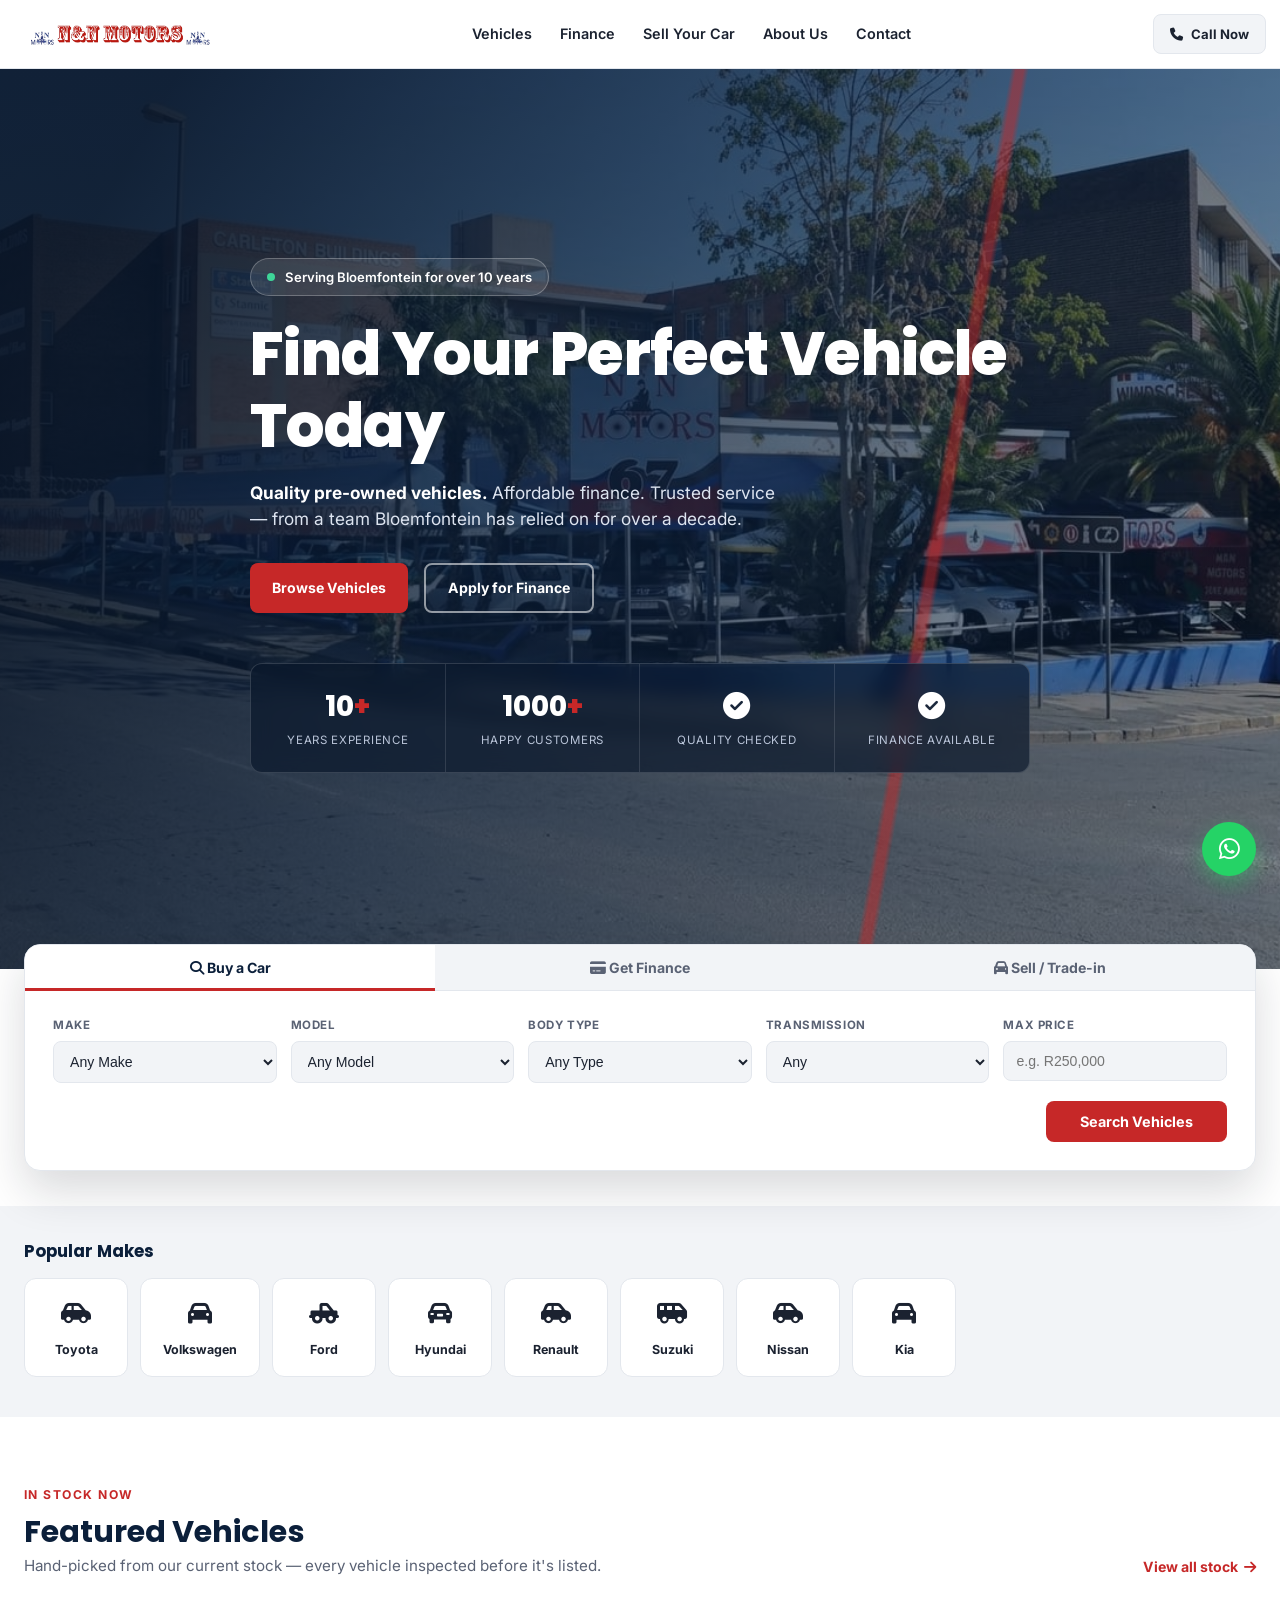
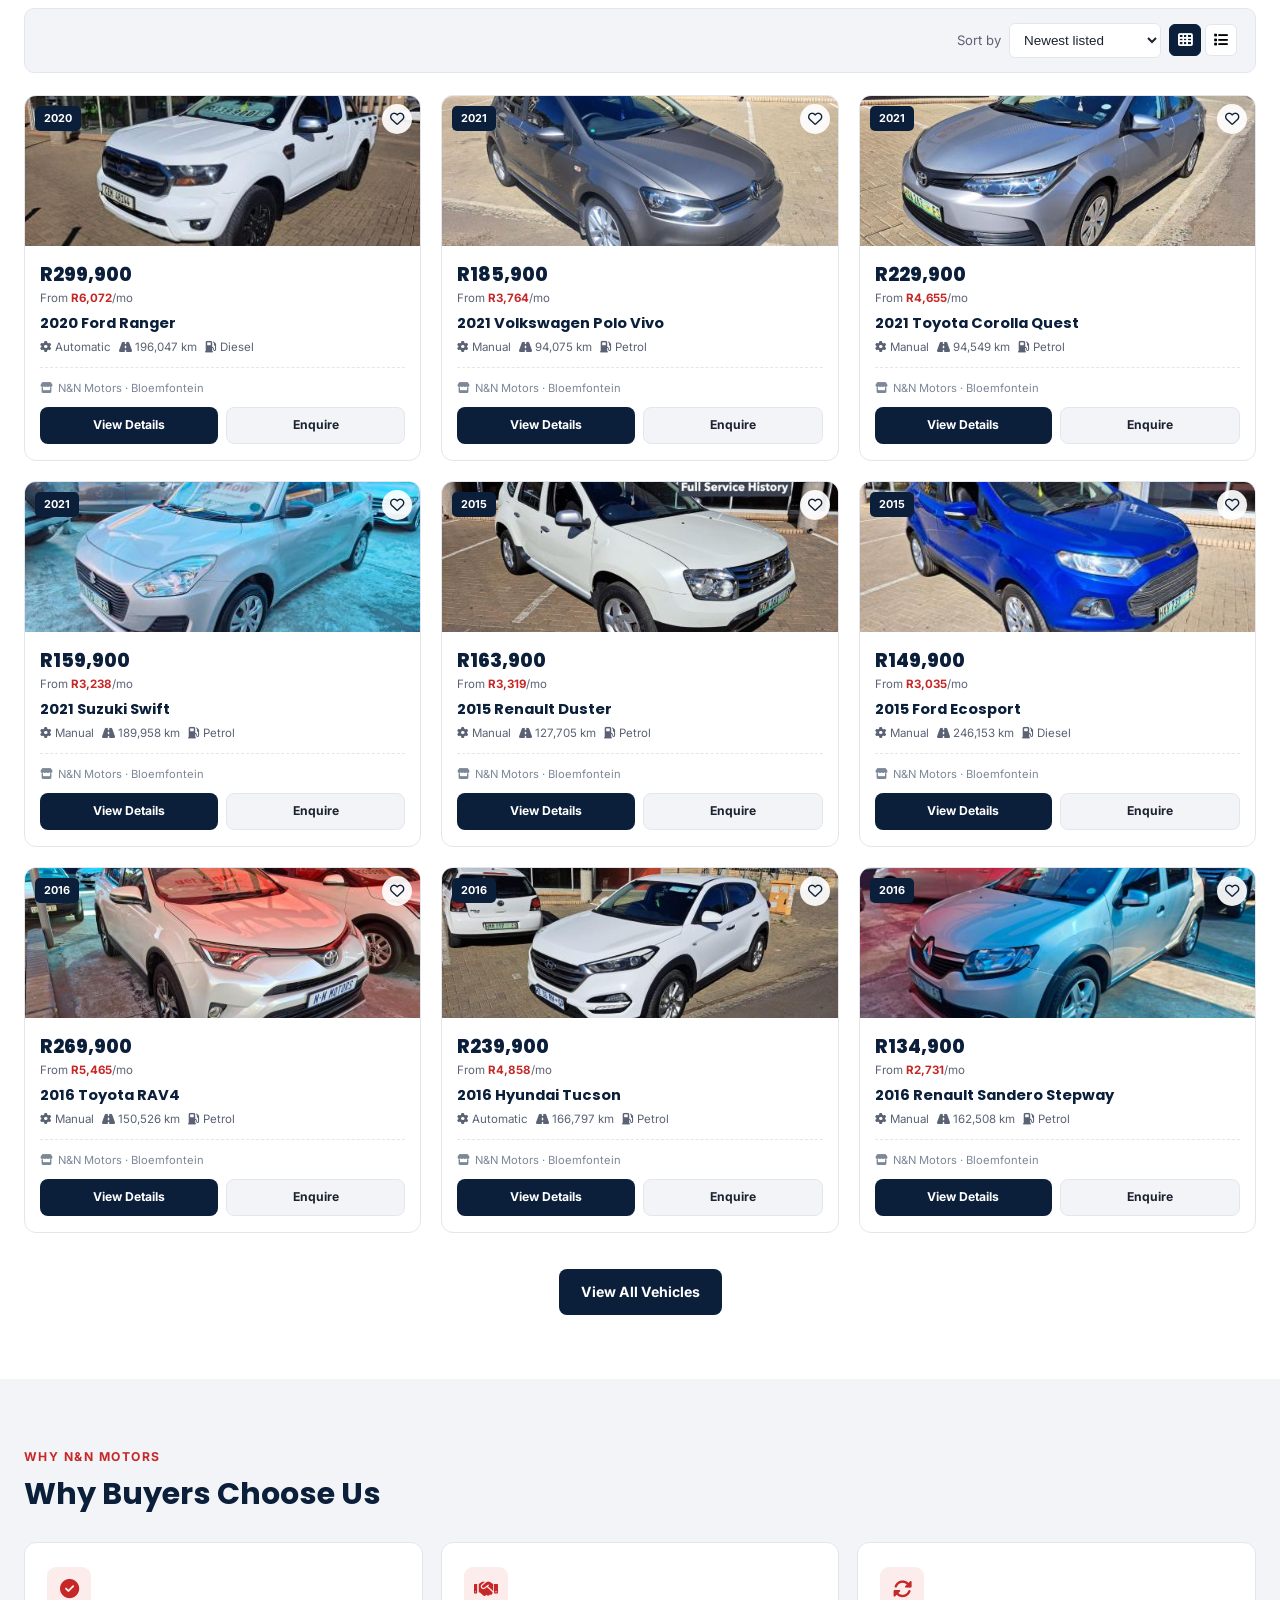
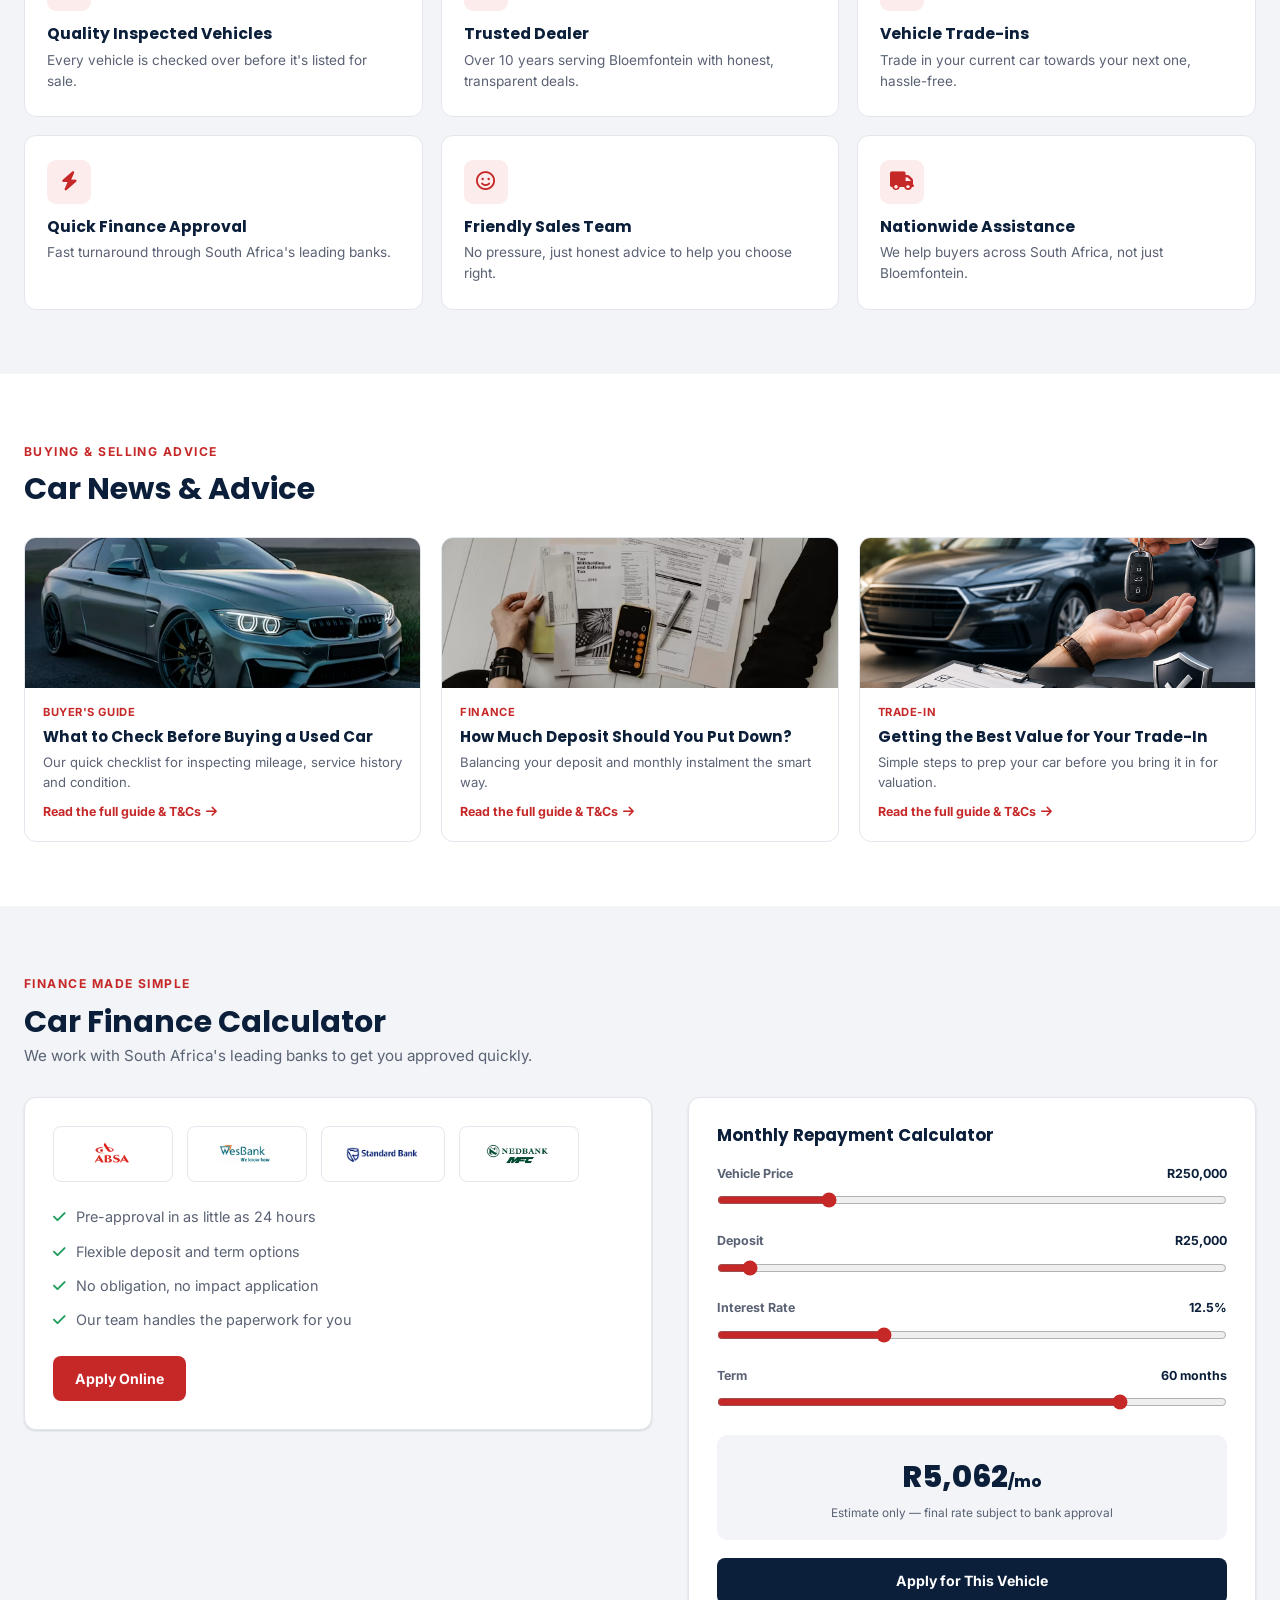
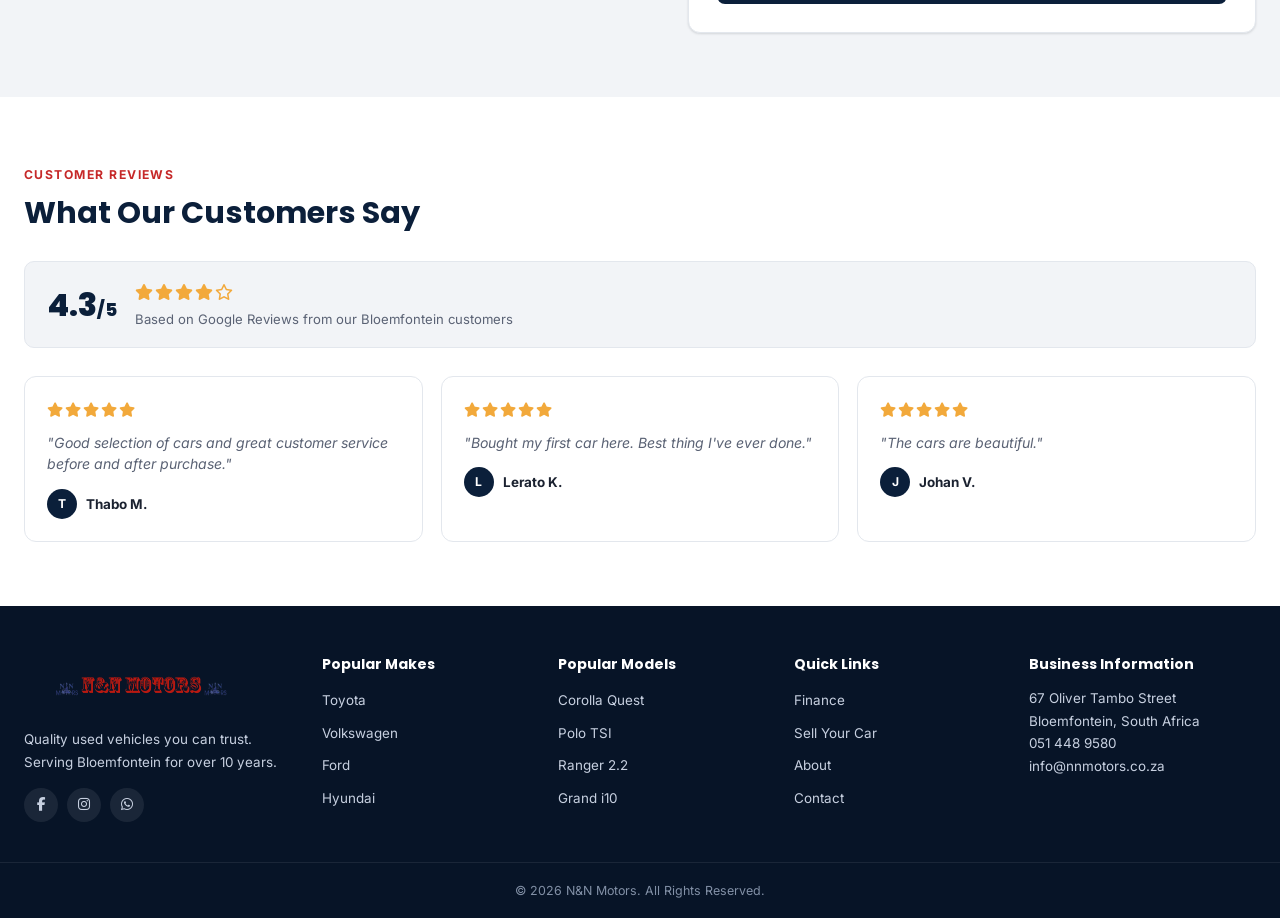
<file: index.html>
<!DOCTYPE html>
<html lang="en">

<head>
  <meta charset="UTF-8">
  <meta name="viewport" content="width=device-width, initial-scale=1.0">
  <title>N&N Motors Bloemfontein | Quality Used Vehicles You Can Trust</title>
  <meta name="description"
    content="N&N Motors Bloemfontein — search quality pre-owned vehicles, get pre-approved finance and sell your car. Trusted in Bloemfontein for over 10 years.">
  <link rel="preconnect" href="https://fonts.googleapis.com">
  <link rel="preconnect" href="https://fonts.gstatic.com" crossorigin>
  <link
    href="https://fonts.googleapis.com/css2?family=Poppins:wght@600;700;800&family=Inter:wght@400;500;600;700&display=swap"
    rel="stylesheet">
  <link rel="stylesheet" href="https://cdnjs.cloudflare.com/ajax/libs/font-awesome/6.5.1/css/all.min.css">
  <link rel="stylesheet" href="assets/css/style.css">
</head>

<body>

  <header id="site-nav">
    <!-- <div class="nav-top">
      <div class="container">
        <span>67 Oliver Tambo Street, Bloemfontein</span>
        <div class="nt-right">
          <a href="tel:0514489580"><i class="fa-solid fa-phone"></i> 051 448 9580</a>
          <a href="contact.html">Mon–Fri 8–5 · Sat 8–1</a>
        </div>
      </div>
    </div> -->
    <div class="container nav-inner">
      <a href="#home" class="logo"><img src="assets/images/logo.png" alt="N&N Motors logo"></a>
      <nav class="main-menu">
        <a href="vehicles.html">Vehicles</a>
        <a href="#finance">Finance</a>
        <a href="sell.html">Sell Your Car</a>
        <a href="about.html">About Us</a>
        <a href="contact.html">Contact</a>
      </nav>
      <div class="nav-actions">
        <a href="tel:0514489580" class="btn btn-ghost btn-sm"><i class="fa-solid fa-phone"></i> Call Now</a>
        <button class="hamburger" id="hamburgerBtn" aria-label="Open menu"><i class="fa-solid fa-bars"></i></button>
      </div>
    </div>
  </header>

  <div class="mm-overlay" id="mmOverlay"></div>
  <div class="mobile-menu" id="mobileMenu">
    <div class="mm-header">
      <button class="close-mm" id="closeMm" aria-label="Close menu"><i class="fa-solid fa-xmark"></i></button>
      <img src="assets/images/logo.png" alt="N&N Motors" class="mm-logo">
      <span class="mm-spacer"></span>
    </div>
    <nav class="mm-nav-list">
      <a href="vehicles.html"><i class="fa-solid fa-car"></i> Vehicles</a>
      <a href="#finance"><i class="fa-solid fa-credit-card"></i> Finance</a>
      <a href="sell.html"><i class="fa-solid fa-hand-holding-dollar"></i> Sell Your Car</a>
      <a href="about.html"><i class="fa-solid fa-circle-info"></i> About Us</a>
      <a href="contact.html"><i class="fa-solid fa-envelope"></i> Contact</a>
    </nav>

  </div>

  <!-- HERO -->
  <section class="hero" id="home">
    <div class="container hero-inner">
      <div class="hero-tag reveal visible"><span class="dot"></span> Serving Bloemfontein for over 10 years</div>
      <h1 class="reveal visible">Find Your Perfect Vehicle Today</h1>
      <p class="sub reveal visible"><strong>Quality pre-owned vehicles.</strong> Affordable finance. Trusted service —
        from a team Bloemfontein has relied on for over a decade.</p>
      <div class="hero-cta reveal visible">
        <a href="vehicles.html" class="btn btn-primary">Browse Vehicles</a>
        <a href="#finance" class="btn btn-outline"
          style="background:transparent;color:#fff;border:2px solid rgba(255,255,255,.55);">Apply for Finance</a>
      </div>
      <div class="hero-stats reveal visible">
        <div class="stat">
          <div class="num" data-count="10" data-suffix="+">0</div>
          <div class="label">Years Experience</div>
        </div>
        <div class="stat">
          <div class="num" data-count="1000" data-suffix="+">0</div>
          <div class="label">Happy Customers</div>
        </div>
        <div class="stat">
          <div class="num"><i class="fa-solid fa-circle-check"></i></div>
          <div class="label">Quality Checked</div>
        </div>
        <div class="stat">
          <div class="num"><i class="fa-solid fa-circle-check"></i></div>
          <div class="label">Finance Available</div>
        </div>
      </div>
    </div>
  </section>

  <!-- SEARCH DOCK (floats over hero) -->
  <div class="container search-wrap">
    <div class="search-dock reveal visible">
      <div class="dock-tabs">
        <button class="dock-tab active" data-tab="buy"><i class="fa-solid fa-magnifying-glass"></i> Buy a Car</button>
        <button class="dock-tab" data-tab="finance"><i class="fa-solid fa-credit-card"></i> Get Finance</button>
        <button class="dock-tab" data-tab="sell"><i class="fa-solid fa-car"></i> Sell / Trade-in</button>
      </div>
      <div class="dock-panel active" data-panel="buy">
        <form class="search-grid" id="heroSearchForm">
          <div class="field"><label>Make</label><select id="heroMake">
              <option value="">Any Make</option>
            </select></div>
          <div class="field"><label>Model</label><select id="heroModel">
              <option value="">Any Model</option>
            </select></div>
          <div class="field"><label>Body Type</label><select id="heroBodyType">
              <option value="">Any Type</option>
              <option>Sedan</option>
              <option>Hatchback</option>
              <option>SUV</option>
              <option>Bakkie</option>
            </select></div>
          <div class="field"><label>Transmission</label><select id="heroTrans">
              <option value="">Any</option>
              <option>Manual</option>
              <option>Automatic</option>
            </select></div>
          <div class="field"><label>Max Price</label><input type="text" id="heroMaxPrice" placeholder="e.g. R250,000">
          </div>
          <div class="search-actions"><button class="search-btn" type="submit">Search Vehicles</button></div>
        </form>
      </div>
      <div class="dock-panel" data-panel="finance">
        <div class="sell-panel-copy">
          <p>Get pre-approved through ABSA, WesBank, Standard Bank or Nedbank MFC — often within 24 hours, no
            obligation.</p>
          <a href="#finance" class="btn btn-primary">Go to Finance Calculator</a>
        </div>
      </div>
      <div class="dock-panel" data-panel="sell">
        <div class="sell-panel-copy">
          <p>Trade in or sell your current vehicle — get a fair, no-obligation valuation, often the same day.</p>
          <a href="sell.html" class="btn btn-primary">Sell Your Car</a>
        </div>
      </div>
    </div>
  </div>

  <!-- POPULAR MAKES -->
  <div class="makes-strip">
    <div class="container">
      <div class="section-head" style="margin-bottom:16px;">
        <h2 style="font-size:1.05rem;">Popular Makes</h2>
      </div>
      <div class="makes-row">
        <a class="make-chip" href="vehicles.html?make=Toyota"><span class="ic"><i
              class="fa-solid fa-car-side"></i></span><span class="nm">Toyota</span></a>
        <a class="make-chip" href="vehicles.html?make=Volkswagen"><span class="ic"><i
              class="fa-solid fa-car"></i></span><span class="nm">Volkswagen</span></a>
        <a class="make-chip" href="vehicles.html?make=Ford"><span class="ic"><i
              class="fa-solid fa-truck-pickup"></i></span><span class="nm">Ford</span></a>
        <a class="make-chip" href="vehicles.html?make=Hyundai"><span class="ic"><i
              class="fa-solid fa-car-rear"></i></span><span class="nm">Hyundai</span></a>
        <a class="make-chip" href="vehicles.html?make=Renault"><span class="ic"><i
              class="fa-solid fa-car-side"></i></span><span class="nm">Renault</span></a>
        <a class="make-chip" href="vehicles.html?make=Suzuki"><span class="ic"><i
              class="fa-solid fa-van-shuttle"></i></span><span class="nm">Suzuki</span></a>
        <a class="make-chip" href="vehicles.html?make=Nissan"><span class="ic"><i
              class="fa-solid fa-car-side"></i></span><span class="nm">Nissan</span></a>
        <a class="make-chip" href="vehicles.html?make=Kia"><span class="ic"><i class="fa-solid fa-car"></i></span><span
            class="nm">Kia</span></a>
      </div>
    </div>
  </div>

  <!-- FEATURED VEHICLES -->
  <section class="section" id="vehicles">
    <div class="container">
      <div class="section-head reveal">
        <div>
          <div class="eyebrow">In stock now</div>
          <h2>Featured Vehicles</h2>
          <p>Hand-picked from our current stock — every vehicle inspected before it's listed.</p>
        </div>
        <a href="vehicles.html" class="link-more">View all stock <i class="fa-solid fa-arrow-right"></i></a>
      </div>
      <div class="toolbar reveal" style="justify-content:flex-end;">
        <div class="sort">
          <label style="color:var(--text-soft); font-size:.82rem;">Sort by</label>
          <select id="sortSelect">
            <option value="newest">Newest listed</option>
            <option value="price-asc">Price: Low to High</option>
            <option value="price-desc">Price: High to Low</option>
            <option value="mileage-asc">Lowest Mileage</option>
          </select>
          <div class="view-toggle"><button class="active" id="viewGridBtn" aria-label="Grid view"><i
                class="fa-solid fa-table-cells"></i></button><button id="viewListBtn" aria-label="List view"><i
                class="fa-solid fa-list"></i></button></div>
        </div>
      </div>
      <div class="vehicle-grid stagger" id="vehicleGrid"></div>
      <div class="view-more-wrap reveal"><a href="vehicles.html" class="btn btn-navy">View All Vehicles</a></div>
    </div>
  </section>

  <!-- WHY CHOOSE US -->
  <section class="section" style="background:var(--surface);">
    <div class="container">
      <div class="section-head reveal">
        <div>
          <div class="eyebrow">Why N&amp;N Motors</div>
          <h2>Why Buyers Choose Us</h2>
        </div>
      </div>
      <div class="why-grid stagger">
        <div class="why-card reveal" style="--i:0">
          <div class="ic"><i class="fa-solid fa-circle-check"></i></div>
          <h3>Quality Inspected Vehicles</h3>
          <p>Every vehicle is checked over before it's listed for sale.</p>
        </div>
        <div class="why-card reveal" style="--i:1">
          <div class="ic"><i class="fa-solid fa-handshake"></i></div>
          <h3>Trusted Dealer</h3>
          <p>Over 10 years serving Bloemfontein with honest, transparent deals.</p>
        </div>
        <div class="why-card reveal" style="--i:2">
          <div class="ic"><i class="fa-solid fa-rotate"></i></div>
          <h3>Vehicle Trade-ins</h3>
          <p>Trade in your current car towards your next one, hassle-free.</p>
        </div>
        <div class="why-card reveal" style="--i:3">
          <div class="ic"><i class="fa-solid fa-bolt"></i></div>
          <h3>Quick Finance Approval</h3>
          <p>Fast turnaround through South Africa's leading banks.</p>
        </div>
        <div class="why-card reveal" style="--i:4">
          <div class="ic"><i class="fa-regular fa-face-smile"></i></div>
          <h3>Friendly Sales Team</h3>
          <p>No pressure, just honest advice to help you choose right.</p>
        </div>
        <div class="why-card reveal" style="--i:5">
          <div class="ic"><i class="fa-solid fa-truck"></i></div>
          <h3>Nationwide Assistance</h3>
          <p>We help buyers across South Africa, not just Bloemfontein.</p>
        </div>
      </div>
    </div>
  </section>

  <!-- BUYING ADVICE / NEWS -->
  <section class="section">
    <div class="container">
      <div class="section-head reveal">
        <div>
          <div class="eyebrow">Buying &amp; selling advice</div>
          <h2>Car News &amp; Advice</h2>
        </div>
      </div>
      <div class="news-grid stagger">
        <div class="news-card reveal" style="--i:0" onclick="openInfoModal('buyers-guide')" role="button" tabindex="0"
          onkeydown="if(event.key==='Enter') openInfoModal('buyers-guide')">
          <div class="img-wrap"><img src="assets/images/Buyer's Guide.png" alt="Buyer's guide"></div>
          <div class="body">
            <div class="cat">Buyer's Guide</div>
            <h4>What to Check Before Buying a Used Car</h4>
            <p>Our quick checklist for inspecting mileage, service history and condition.</p>
            <span class="read-more">Read the full guide &amp; T&amp;Cs <i class="fa-solid fa-arrow-right"></i></span>
          </div>
        </div>
        <div class="news-card reveal" style="--i:1" onclick="openInfoModal('finance')" role="button" tabindex="0"
          onkeydown="if(event.key==='Enter') openInfoModal('finance')">
          <div class="img-wrap"><img src="assets/images/Finance.jpg" alt="Finance tips"></div>
          <div class="body">
            <div class="cat">Finance</div>
            <h4>How Much Deposit Should You Put Down?</h4>
            <p>Balancing your deposit and monthly instalment the smart way.</p>
            <span class="read-more">Read the full guide &amp; T&amp;Cs <i class="fa-solid fa-arrow-right"></i></span>
          </div>
        </div>
        <div class="news-card reveal" style="--i:2" onclick="openInfoModal('trade-in')" role="button" tabindex="0"
          onkeydown="if(event.key==='Enter') openInfoModal('trade-in')">
          <div class="img-wrap"><img src="assets/images/Trade-In.png" alt="Trade-in advice"></div>
          <div class="body">
            <div class="cat">Trade-In</div>
            <h4>Getting the Best Value for Your Trade-In</h4>
            <p>Simple steps to prep your car before you bring it in for valuation.</p>
            <span class="read-more">Read the full guide &amp; T&amp;Cs <i class="fa-solid fa-arrow-right"></i></span>
          </div>
        </div>
      </div>
    </div>
  </section>

  <!-- FINANCE -->
  <section class="section" id="finance" style="background:var(--surface);">
    <div class="container">
      <div class="section-head reveal">
        <div>
          <div class="eyebrow">Finance made simple</div>
          <h2>Car Finance Calculator</h2>
          <p>We work with South Africa's leading banks to get you approved quickly.</p>
        </div>
      </div>
      <div class="finance-layout">
        <div class="finance-card reveal">
          <div class="bank-row">
            <div class="bank-chip"><img src="assets/images/banks/absa.png" alt="ABSA"></div>
            <div class="bank-chip"><img src="assets/images/banks/wesbank.png" alt="WesBank"></div>
            <div class="bank-chip"><img src="assets/images/banks/standard-bank.png" alt="Standard Bank"></div>
            <div class="bank-chip"><img src="assets/images/banks/nedbank-mfc.png" alt="Nedbank MFC"></div>
          </div>
          <ul class="finance-points">
            <li><span class="chk"><i class="fa-solid fa-check"></i></span> Pre-approval in as little as 24 hours</li>
            <li><span class="chk"><i class="fa-solid fa-check"></i></span> Flexible deposit and term options</li>
            <li><span class="chk"><i class="fa-solid fa-check"></i></span> No obligation, no impact application</li>
            <li><span class="chk"><i class="fa-solid fa-check"></i></span> Our team handles the paperwork for you</li>
          </ul>
          <a href="#" class="btn btn-primary">Apply Online</a>
        </div>
        <div class="finance-card reveal">
          <h3 style="font-family:'Poppins',sans-serif; margin-bottom:18px; font-size:1.05rem;">Monthly Repayment
            Calculator</h3>
          <div class="calc-field"><label>Vehicle Price <b id="priceOut">R250,000</b></label><input type="range"
              id="calcPrice" min="50000" max="1000000" step="5000" value="250000"></div>
          <div class="calc-field"><label>Deposit <b id="depositOut">R25,000</b></label><input type="range"
              id="calcDeposit" min="0" max="500000" step="5000" value="25000"></div>
          <div class="calc-field"><label>Interest Rate <b id="rateOut">12.5%</b></label><input type="range"
              id="calcRate" min="8" max="22" step="0.5" value="12.5"></div>
          <div class="calc-field"><label>Term <b id="termOut">60 months</b></label><input type="range" id="calcTerm"
              min="12" max="72" step="6" value="60"></div>
          <div class="calc-result">
            <div class="amount" id="calcResult">R4,980<span style="font-size:.95rem;">/mo</span></div>
            <div class="note">Estimate only — final rate subject to bank approval</div>
          </div>
          <a href="#" class="btn btn-navy btn-block">Apply for This Vehicle</a>
        </div>
      </div>
    </div>
  </section>

  <!-- REVIEWS -->
  <section class="section">
    <div class="container">
      <div class="section-head reveal">
        <div>
          <div class="eyebrow">Customer reviews</div>
          <h2>What Our Customers Say</h2>
        </div>
      </div>
      <div class="rating-banner reveal">
        <div class="score">4.3<span style="font-size:1.1rem;">/5</span></div>
        <div>
          <div class="stars"><i class="fa-solid fa-star"></i><i class="fa-solid fa-star"></i><i
              class="fa-solid fa-star"></i><i class="fa-solid fa-star"></i><i class="fa-regular fa-star"></i></div>
          <div style="font-size:.82rem; color:var(--text-soft); margin-top:4px;">Based on Google Reviews from our
            Bloemfontein customers</div>
        </div>
      </div>
      <div class="review-grid stagger">
        <div class="review-card reveal" style="--i:0">
          <div class="stars"><i class="fa-solid fa-star"></i><i class="fa-solid fa-star"></i><i
              class="fa-solid fa-star"></i><i class="fa-solid fa-star"></i><i class="fa-solid fa-star"></i></div>
          <p>"Good selection of cars and great customer service before and after purchase."</p>
          <div class="who">
            <div class="av">T</div> Thabo M.
          </div>
        </div>
        <div class="review-card reveal" style="--i:1">
          <div class="stars"><i class="fa-solid fa-star"></i><i class="fa-solid fa-star"></i><i
              class="fa-solid fa-star"></i><i class="fa-solid fa-star"></i><i class="fa-solid fa-star"></i></div>
          <p>"Bought my first car here. Best thing I've ever done."</p>
          <div class="who">
            <div class="av">L</div> Lerato K.
          </div>
        </div>
        <div class="review-card reveal" style="--i:2">
          <div class="stars"><i class="fa-solid fa-star"></i><i class="fa-solid fa-star"></i><i
              class="fa-solid fa-star"></i><i class="fa-solid fa-star"></i><i class="fa-solid fa-star"></i></div>
          <p>"The cars are beautiful."</p>
          <div class="who">
            <div class="av">J</div> Johan V.
          </div>
        </div>
      </div>
    </div>
  </section>

  <!-- FOOTER -->
  <footer>
    <div class="container footer-grid">
      <div>
        <div class="logo"
          style="margin-bottom:14px; padding:10px 16px; border-radius:8px; display:inline-flex; width:fit-content;">
          <img src="assets/images/logo.png" alt="N&N Motors logo" style="height:38px;">
        </div>
        <p>Quality used vehicles you can trust. Serving Bloemfontein for over 10 years.</p>
        <div class="footer-social"><a href="#" aria-label="Facebook"><i class="fa-brands fa-facebook-f"></i></a><a
            href="#" aria-label="Instagram"><i class="fa-brands fa-instagram"></i></a><a
            href="https://wa.me/27824990717" aria-label="WhatsApp"><i class="fa-brands fa-whatsapp"></i></a></div>
      </div>
      <div>
        <h4>Popular Makes</h4>
        <ul>
          <li><a href="vehicles.html">Toyota</a></li>
          <li><a href="vehicles.html">Volkswagen</a></li>
          <li><a href="vehicles.html">Ford</a></li>
          <li><a href="vehicles.html">Hyundai</a></li>
        </ul>
      </div>
      <div>
        <h4>Popular Models</h4>
        <ul>
          <li><a href="vehicles.html">Corolla Quest</a></li>
          <li><a href="vehicles.html">Polo TSI</a></li>
          <li><a href="vehicles.html">Ranger 2.2</a></li>
          <li><a href="vehicles.html">Grand i10</a></li>
        </ul>
      </div>
      <div>
        <h4>Quick Links</h4>
        <ul>
          <li><a href="#finance">Finance</a></li>
          <li><a href="sell.html">Sell Your Car</a></li>
          <li><a href="about.html">About</a></li>
          <li><a href="contact.html">Contact</a></li>
        </ul>
      </div>
      <div>
        <h4>Business Information</h4>
        <p>67 Oliver Tambo Street<br>Bloemfontein, South Africa<br>051 448 9580<br>info@nnmotors.co.za</p>
      </div>
    </div>
    <div class="footer-bottom">© 2026 N&amp;N Motors. All Rights Reserved.</div>
  </footer>

  <a href="https://wa.me/27824990717" class="whatsapp-float" aria-label="Chat on WhatsApp" target="_blank"><i
      class="fa-brands fa-whatsapp"></i></a>
  <div class="sticky-cta-mobile">
    <a href="tel:0514489580" class="btn btn-outline btn-block"><i class="fa-solid fa-phone"></i> Call Now</a>
    <a href="#finance" class="btn btn-primary btn-block">Get Finance</a>
  </div>
  <div class="toast" id="toast"></div>

  <script src="assets/js/script.js"></script>
  <script src="assets/js/vehicles-data.js"></script>
  <script>
    setupHeroSearch('heroSearchForm', VEHICLES);
    setupFeaturedSort('vehicleGrid', VEHICLES.slice(0, 9));
  </script>
</body>

</html>
</file>
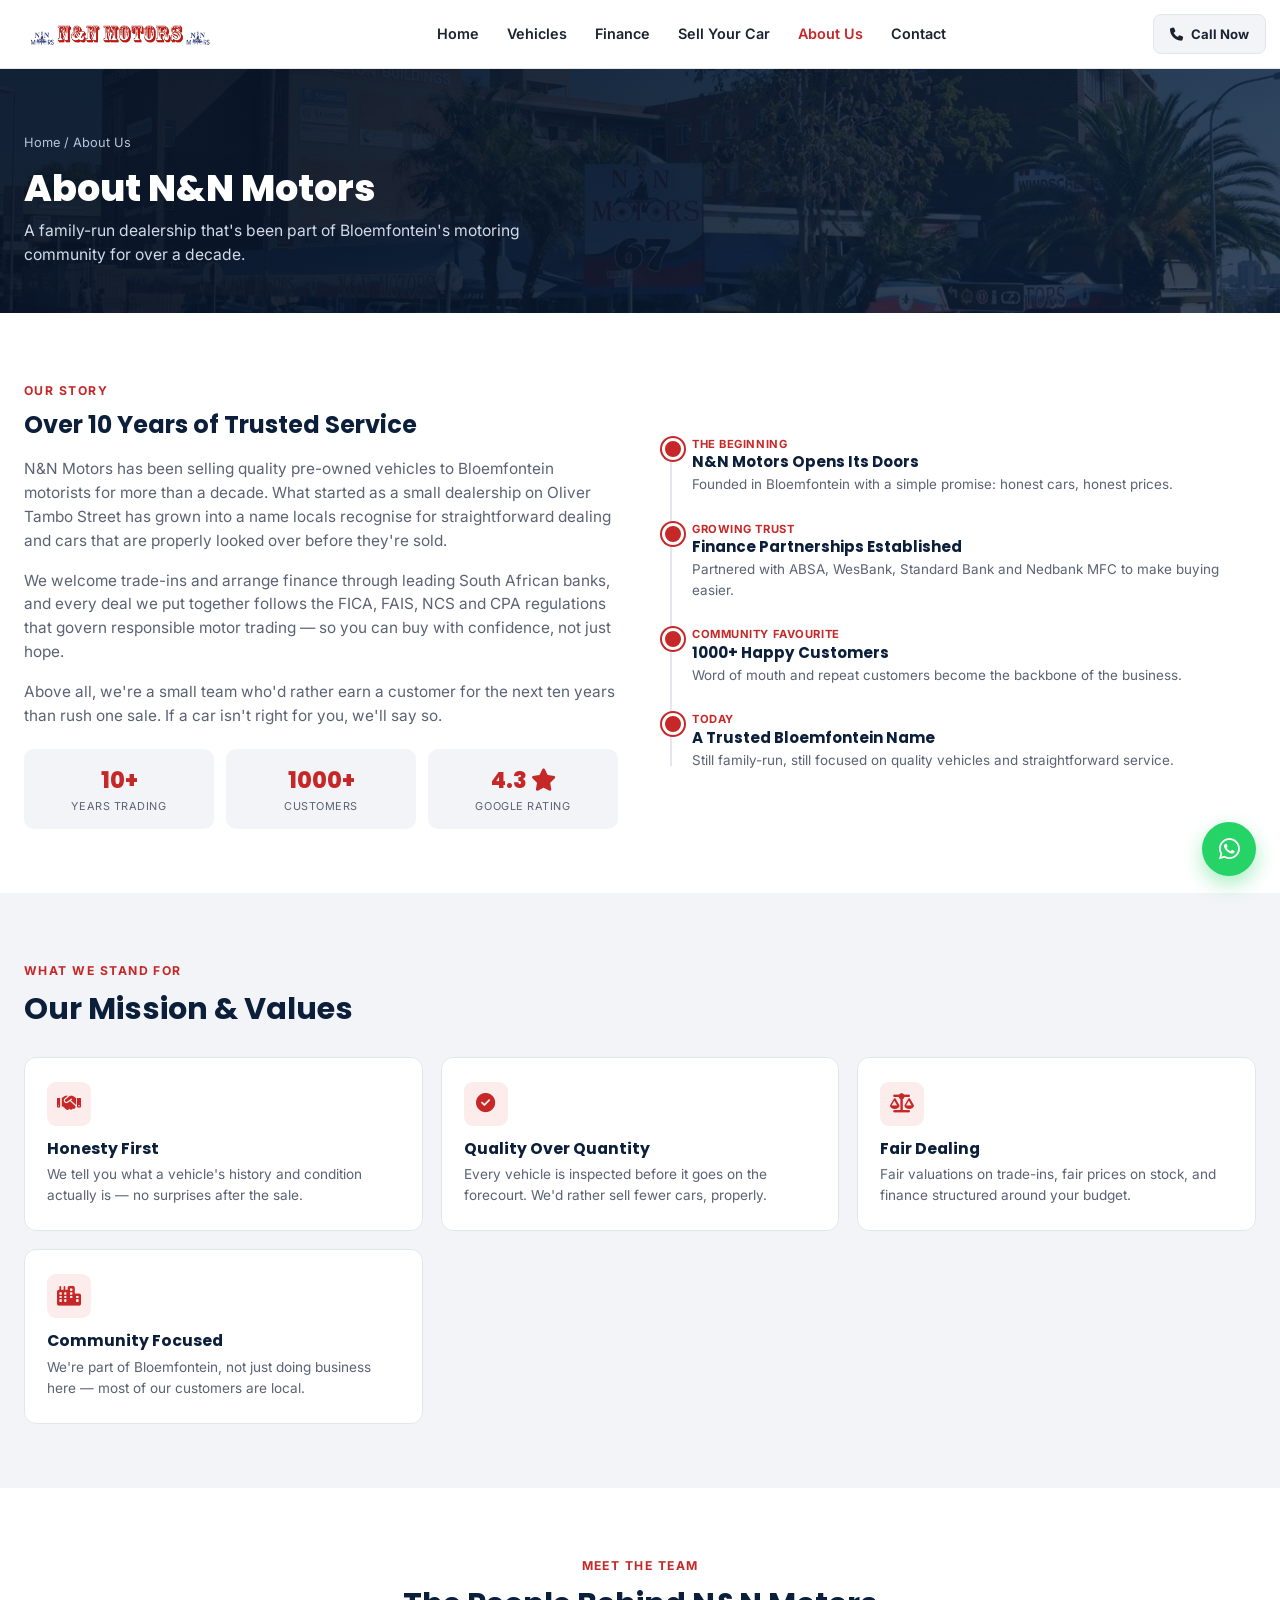
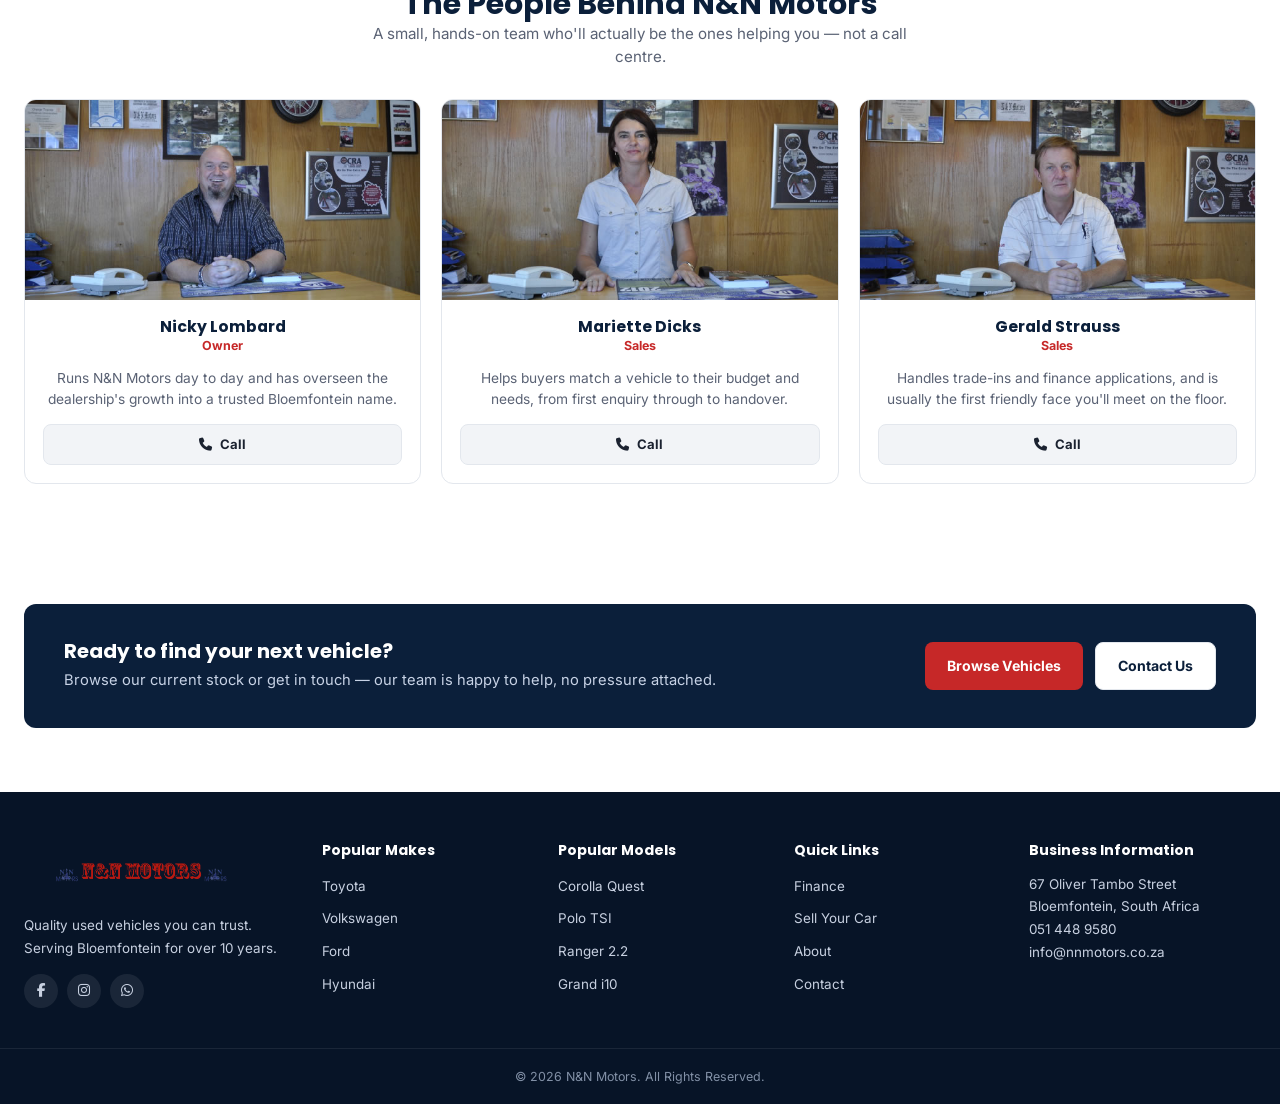
<file: about.html>
<!DOCTYPE html>
<html lang="en">

<head>
  <meta charset="UTF-8">
  <meta name="viewport" content="width=device-width, initial-scale=1.0">
  <title>About Us | N&N Motors Bloemfontein</title>
  <meta name="description"
    content="N&N Motors has been selling quality pre-owned vehicles in Bloemfontein for over 10 years. Learn our story, our values and meet the team behind the dealership.">
  <link rel="preconnect" href="https://fonts.googleapis.com">
  <link rel="preconnect" href="https://fonts.gstatic.com" crossorigin>
  <link
    href="https://fonts.googleapis.com/css2?family=Poppins:wght@600;700;800&family=Inter:wght@400;500;600;700&display=swap"
    rel="stylesheet">
  <link rel="stylesheet" href="https://cdnjs.cloudflare.com/ajax/libs/font-awesome/6.5.1/css/all.min.css">
  <link rel="stylesheet" href="assets/css/style.css">
</head>

<body>

  <header id="site-nav">
    <!-- <div class="nav-top">
      <div class="container">
        <span>67 Oliver Tambo Street, Bloemfontein</span>
        <div class="nt-right">
          <a href="tel:0514489580"><i class="fa-solid fa-phone"></i> 051 448 9580</a>
          <a href="index.html#contact">Mon–Fri 8–5 · Sat 8–1</a>
        </div>
      </div>
    </div> -->
    <div class="container nav-inner">
      <a href="index.html" class="logo"><img src="assets/images/logo.png" alt="N&N Motors logo"></a>
      <nav class="main-menu">
        <a href="index.html">Home</a>
        <a href="vehicles.html">Vehicles</a>
        <a href="index.html#finance">Finance</a>
        <a href="sell.html">Sell Your Car</a>
        <a href="about.html" style="color:var(--red);">About Us</a>
        <a href="contact.html">Contact</a>
      </nav>
      <div class="nav-actions">
        <a href="tel:0514489580" class="btn btn-ghost btn-sm"><i class="fa-solid fa-phone"></i> Call Now</a>
        <button class="hamburger" id="hamburgerBtn" aria-label="Open menu"><i class="fa-solid fa-bars"></i></button>
      </div>
    </div>
  </header>

  <div class="mm-overlay" id="mmOverlay"></div>
  <div class="mobile-menu" id="mobileMenu">
    <div class="mm-header">
      <button class="close-mm" id="closeMm" aria-label="Close menu"><i class="fa-solid fa-xmark"></i></button>
      <img src="assets/images/logo.png" alt="N&N Motors" class="mm-logo">
      <span class="mm-spacer"></span>
    </div>
    <nav class="mm-nav-list">
    <a href="index.html"><i class="fa-solid fa-house"></i> Home</a>
    <a href="vehicles.html"><i class="fa-solid fa-car"></i> Vehicles</a>
    <a href="index.html#finance"><i class="fa-solid fa-credit-card"></i> Finance</a>
    <a href="sell.html"><i class="fa-solid fa-hand-holding-dollar"></i> Sell Your Car</a>
    <a href="about.html"><i class="fa-solid fa-circle-info"></i> About Us</a>
    <a href="contact.html"><i class="fa-solid fa-envelope"></i> Contact</a>
    </nav>
    <!-- <div class="mm-cta">
      <a href="tel:0514489580" class="btn btn-primary btn-block"><i class="fa-solid fa-phone"></i> Call Now</a>
    </div> -->
  </div>

  <!-- PAGE BANNER -->
  <section class="page-banner">
    <div class="container">
      <div class="breadcrumb"><a href="index.html">Home</a> / <span>About Us</span></div>
      <h1>About N&N Motors</h1>
      <p>A family-run dealership that's been part of Bloemfontein's motoring community for over a decade.</p>
    </div>
  </section>

  <!-- OUR STORY -->
  <section class="section" id="story">
    <div class="container">
      <div class="about-layout">
        <div class="about-copy reveal visible">
          <div class="eyebrow">Our story</div>
          <h2 style="margin-bottom:18px;">Over 10 Years of Trusted Service</h2>
          <p>N&amp;N Motors has been selling quality pre-owned vehicles to Bloemfontein motorists for more than a
            decade. What started as a small dealership on Oliver Tambo Street has grown into a name locals recognise for
            straightforward dealing and cars that are properly looked over before they're sold.</p>
          <p>We welcome trade-ins and arrange finance through leading South African banks, and every deal we put
            together follows the FICA, FAIS, NCS and CPA regulations that govern responsible motor trading — so you can
            buy with confidence, not just hope.</p>
          <p>Above all, we're a small team who'd rather earn a customer for the next ten years than rush one sale. If a
            car isn't right for you, we'll say so.</p>
          <div class="about-stats">
            <div class="st">
              <div class="num">10+</div>
              <div class="label">Years Trading</div>
            </div>
            <div class="st">
              <div class="num">1000+</div>
              <div class="label">Customers</div>
            </div>
            <div class="st">
              <div class="num">4.3 <i class="fa-solid fa-star"></i></div>
              <div class="label">Google Rating</div>
            </div>
          </div>
        </div>
        <div class="timeline reveal visible">
          <div class="tl-item">
            <div class="yr">The Beginning</div>
            <h4>N&amp;N Motors Opens Its Doors</h4>
            <p>Founded in Bloemfontein with a simple promise: honest cars, honest prices.</p>
          </div>
          <div class="tl-item">
            <div class="yr">Growing Trust</div>
            <h4>Finance Partnerships Established</h4>
            <p>Partnered with ABSA, WesBank, Standard Bank and Nedbank MFC to make buying easier.</p>
          </div>
          <div class="tl-item">
            <div class="yr">Community Favourite</div>
            <h4>1000+ Happy Customers</h4>
            <p>Word of mouth and repeat customers become the backbone of the business.</p>
          </div>
          <div class="tl-item">
            <div class="yr">Today</div>
            <h4>A Trusted Bloemfontein Name</h4>
            <p>Still family-run, still focused on quality vehicles and straightforward service.</p>
          </div>
        </div>
      </div>
    </div>
  </section>

  <!-- MISSION & VALUES -->
  <section class="section" style="background:var(--surface);">
    <div class="container">
      <div class="section-head reveal visible">
        <div>
          <div class="eyebrow">What we stand for</div>
          <h2>Our Mission &amp; Values</h2>
        </div>
      </div>
      <div class="why-grid stagger">
        <div class="why-card reveal" style="--i:0">
          <div class="ic"><i class="fa-solid fa-handshake"></i></div>
          <h3>Honesty First</h3>
          <p>We tell you what a vehicle's history and condition actually is — no surprises after the sale.</p>
        </div>
        <div class="why-card reveal" style="--i:1">
          <div class="ic"><i class="fa-solid fa-circle-check"></i></div>
          <h3>Quality Over Quantity</h3>
          <p>Every vehicle is inspected before it goes on the forecourt. We'd rather sell fewer cars, properly.</p>
        </div>
        <div class="why-card reveal" style="--i:2">
          <div class="ic"><i class="fa-solid fa-scale-balanced"></i></div>
          <h3>Fair Dealing</h3>
          <p>Fair valuations on trade-ins, fair prices on stock, and finance structured around your budget.</p>
        </div>
        <div class="why-card reveal" style="--i:3">
          <div class="ic"><i class="fa-solid fa-city"></i></div>
          <h3>Community Focused</h3>
          <p>We're part of Bloemfontein, not just doing business here — most of our customers are local.</p>
        </div>
      </div>
    </div>
  </section>

  <!-- MEET THE TEAM -->
  <section class="section">
    <div class="container">
      <div class="section-head center reveal visible"
        style="margin-left:auto;margin-right:auto; justify-content:center; text-align:center;">
        <div>
          <div class="eyebrow" style="justify-content:center; width:100%;">Meet the team</div>
          <h2>The People Behind N&amp;N Motors</h2>
          <p style="max-width:560px; margin:0 auto;">A small, hands-on team who'll actually be the ones helping you —
            not a call centre.</p>
        </div>
      </div>
      <div class="team-grid stagger">
        <div class="team-card reveal" style="--i:0">
          <div class="photo"><img src="assets/images/team/meet-the-team-03.jpg" alt="Nicky Lombard"></div>
          <div class="info">
            <h4>Nicky Lombard</h4>
            <div class="role">Owner</div>
            <p style="font-size:.86rem; color:var(--text-soft); margin-bottom:14px;">Runs N&amp;N Motors day to day and
              has overseen the dealership's growth into a trusted Bloemfontein name.</p>
            <a href="tel:0825701282" class="btn btn-ghost btn-sm btn-block"><i class="fa-solid fa-phone"></i> Call</a>
          </div>
        </div>
        <div class="team-card reveal" style="--i:1">
          <div class="photo"><img src="assets/images/team/meet-the-team-01.jpg" alt="Mariette Dicks"></div>
          <div class="info">
            <h4>Mariette Dicks</h4>
            <div class="role">Sales</div>
            <p style="font-size:.86rem; color:var(--text-soft); margin-bottom:14px;">Helps buyers match a vehicle to
              their budget and needs, from first enquiry through to handover.</p>
            <a href="tel:0844900041" class="btn btn-ghost btn-sm btn-block"><i class="fa-solid fa-phone"></i> Call</a>
          </div>
        </div>
        <div class="team-card reveal" style="--i:2">
          <div class="photo"><img src="assets/images/team/meet-the-team-02.jpg" alt="Gerald Strauss"></div>
          <div class="info">
            <h4>Gerald Strauss</h4>
            <div class="role">Sales</div>
            <p style="font-size:.86rem; color:var(--text-soft); margin-bottom:14px;">Handles trade-ins and finance
              applications, and is usually the first friendly face you'll meet on the floor.</p>
            <a href="tel:0824990717" class="btn btn-ghost btn-sm btn-block"><i class="fa-solid fa-phone"></i> Call</a>
          </div>
        </div>
      </div>
    </div>
  </section>

  <!-- CTA -->
  <section class="section" style="padding-top:0;">
    <div class="container">
      <div class="cta-banner reveal visible">
        <div>
          <h3>Ready to find your next vehicle?</h3>
          <p>Browse our current stock or get in touch — our team is happy to help, no pressure attached.</p>
        </div>
        <div class="actions">
          <a href="vehicles.html" class="btn btn-primary">Browse Vehicles</a>
          <a href="index.html#contact" class="btn btn-outline"
            style="background:#fff; color:var(--navy); border:1.5px solid var(--border);">Contact Us</a>
        </div>
      </div>
    </div>
  </section>

  <!-- FOOTER -->
  <footer>
    <div class="container footer-grid">
      <div>
        <div class="logo"
          style="margin-bottom:14px; padding:10px 16px; border-radius:8px; display:inline-flex; width:fit-content;"><img
            src="assets/images/logo.png" alt="N&N Motors logo" style="height:38px;"></div>
        <p>Quality used vehicles you can trust. Serving Bloemfontein for over 10 years.</p>
        <div class="footer-social"><a href="#" aria-label="Facebook"><i class="fa-brands fa-facebook-f"></i></a><a href="#" aria-label="Instagram"><i class="fa-brands fa-instagram"></i></a><a
            href="https://wa.me/27824990717" aria-label="WhatsApp"><i class="fa-brands fa-whatsapp"></i></a></div>
      </div>
      <div>
        <h4>Popular Makes</h4>
        <ul>
          <li><a href="vehicles.html?make=Toyota">Toyota</a></li>
          <li><a href="vehicles.html?make=Volkswagen">Volkswagen</a></li>
          <li><a href="vehicles.html?make=Ford">Ford</a></li>
          <li><a href="vehicles.html?make=Hyundai">Hyundai</a></li>
        </ul>
      </div>
      <div>
        <h4>Popular Models</h4>
        <ul>
          <li><a href="vehicles.html">Corolla Quest</a></li>
          <li><a href="vehicles.html">Polo TSI</a></li>
          <li><a href="vehicles.html">Ranger 2.2</a></li>
          <li><a href="vehicles.html">Grand i10</a></li>
        </ul>
      </div>
      <div>
        <h4>Quick Links</h4>
        <ul>
          <li><a href="index.html#finance">Finance</a></li>
          <li><a href="index.html#sell">Sell Your Car</a></li>
          <li><a href="about.html">About</a></li>
          <li><a href="index.html#contact">Contact</a></li>
        </ul>
      </div>
      <div>
        <h4>Business Information</h4>
        <p>67 Oliver Tambo Street<br>Bloemfontein, South Africa<br>051 448 9580<br>info@nnmotors.co.za</p>
      </div>
    </div>
    <div class="footer-bottom">© 2026 N&amp;N Motors. All Rights Reserved.</div>
  </footer>

  <a href="https://wa.me/27824990717" class="whatsapp-float" aria-label="Chat on WhatsApp" target="_blank"><i class="fa-brands fa-whatsapp"></i></a>
  <div class="sticky-cta-mobile">
    <a href="tel:0514489580" class="btn btn-outline btn-block"><i class="fa-solid fa-phone"></i> Call Now</a>
    <a href="index.html#finance" class="btn btn-primary btn-block">Get Finance</a>
  </div>
  <div class="toast" id="toast"></div>

  <script src="assets/js/script.js"></script>
</body>

</html>
</file>
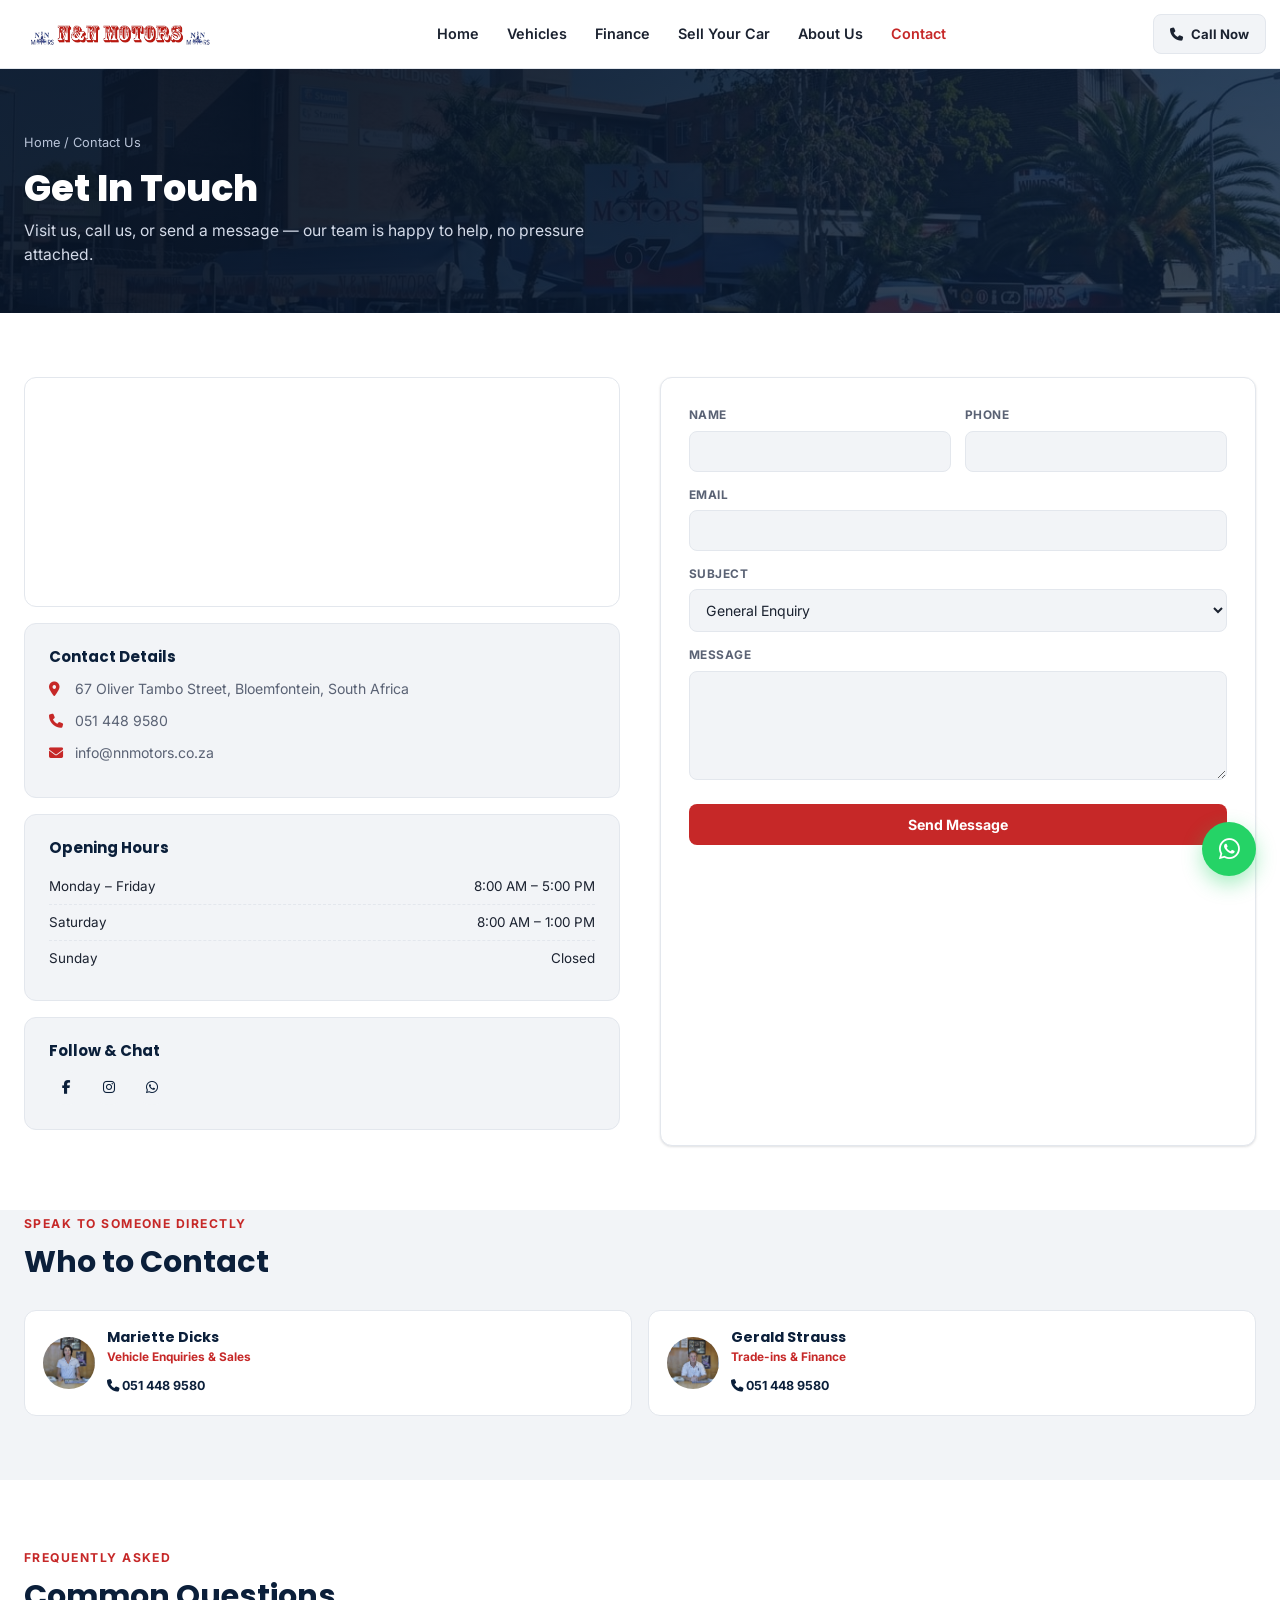
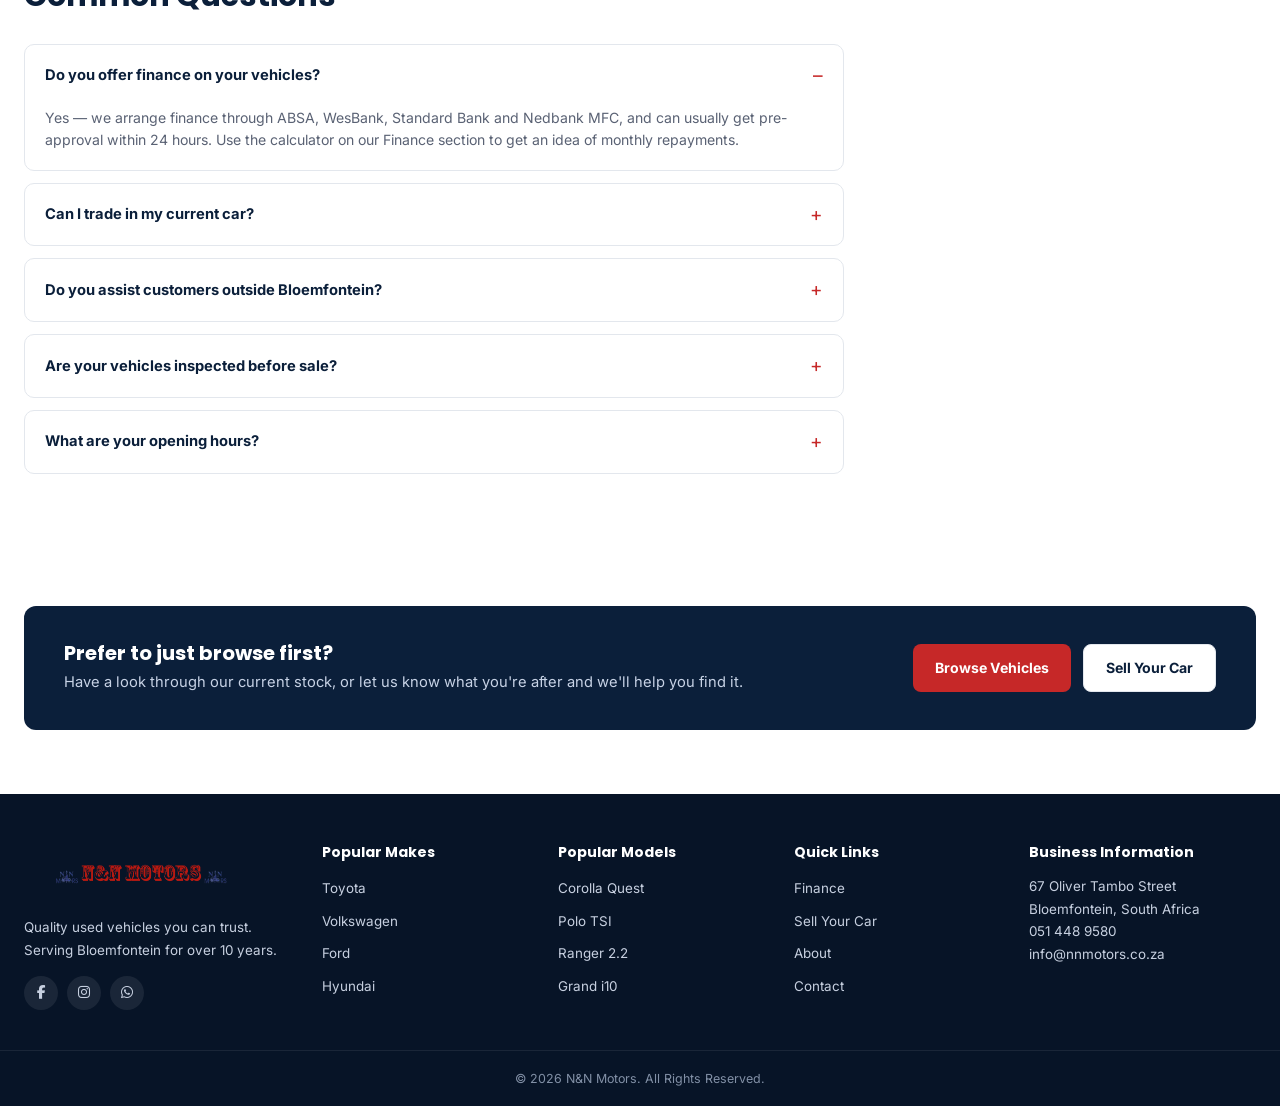
<file: contact.html>
<!DOCTYPE html>
<html lang="en">

<head>
  <meta charset="UTF-8">
  <meta name="viewport" content="width=device-width, initial-scale=1.0">
  <title>Contact Us | N&N Motors Bloemfontein</title>
  <meta name="description"
    content="Get in touch with N&N Motors Bloemfontein — call 051 448 9580, visit us at 67 Oliver Tambo Street, or send a message. We're happy to help with vehicles, finance and trade-ins.">
  <link rel="preconnect" href="https://fonts.googleapis.com">
  <link rel="preconnect" href="https://fonts.gstatic.com" crossorigin>
  <link
    href="https://fonts.googleapis.com/css2?family=Poppins:wght@600;700;800&family=Inter:wght@400;500;600;700&display=swap"
    rel="stylesheet">
  <link rel="stylesheet" href="https://cdnjs.cloudflare.com/ajax/libs/font-awesome/6.5.1/css/all.min.css">
  <link rel="stylesheet" href="assets/css/style.css">
</head>

<body>

  <header id="site-nav">
    <!-- <div class="nav-top">
      <div class="container">
        <span>67 Oliver Tambo Street, Bloemfontein</span>
        <div class="nt-right">
          <a href="tel:0514489580"><i class="fa-solid fa-phone"></i> 051 448 9580</a>
          <a href="contact.html">Mon–Fri 8–5 · Sat 8–1</a>
        </div>
      </div>
    </div> -->
    <div class="container nav-inner">
      <a href="index.html" class="logo"><img src="assets/images/logo.png" alt="N&N Motors logo"></a>
      <nav class="main-menu">
        <a href="index.html">Home</a>
        <a href="vehicles.html">Vehicles</a>
        <a href="index.html#finance">Finance</a>
        <a href="sell.html">Sell Your Car</a>
        <a href="about.html">About Us</a>
        <a href="contact.html" style="color:var(--red);">Contact</a>
      </nav>
      <div class="nav-actions">
        <a href="tel:0514489580" class="btn btn-ghost btn-sm"><i class="fa-solid fa-phone"></i> Call Now</a>
        <button class="hamburger" id="hamburgerBtn" aria-label="Open menu"><i class="fa-solid fa-bars"></i></button>
      </div>
    </div>
  </header>

  <div class="mm-overlay" id="mmOverlay"></div>
  <div class="mobile-menu" id="mobileMenu">
    <div class="mm-header">
      <button class="close-mm" id="closeMm" aria-label="Close menu"><i class="fa-solid fa-xmark"></i></button>
      <img src="assets/images/logo.png" alt="N&N Motors" class="mm-logo">
      <span class="mm-spacer"></span>
    </div>
    <nav class="mm-nav-list">
      <a href="vehicles.html"><i class="fa-solid fa-car"></i> Vehicles</a>
      <a href="index.html#finance"><i class="fa-solid fa-credit-card"></i> Finance</a>
      <a href="sell.html"><i class="fa-solid fa-hand-holding-dollar"></i> Sell Your Car</a>
      <a href="about.html"><i class="fa-solid fa-circle-info"></i> About Us</a>
      <a href="contact.html"><i class="fa-solid fa-envelope"></i> Contact</a>
    </nav>
    <!-- <div class="mm-cta">
      <a href="tel:0514489580" class="btn btn-primary btn-block"><i class="fa-solid fa-phone"></i> Call Now</a>
    </div> -->
  </div>

  <!-- PAGE BANNER -->
  <section class="page-banner">
    <div class="container">
      <div class="breadcrumb"><a href="index.html">Home</a> / <span>Contact Us</span></div>
      <h1>Get In Touch</h1>
      <p>Visit us, call us, or send a message — our team is happy to help, no pressure attached.</p>
    </div>
  </section>

  <!-- CONTACT -->
  <section class="section">
    <div class="container">
      <div class="contact-layout">
        <div class="reveal visible">
          <div class="map-frame"><iframe
              src="https://www.google.com/maps?q=67+Oliver+Tambo+Street,+Bloemfontein,+South+Africa&output=embed"
              loading="lazy" title="N&N Motors location"></iframe></div>
          <div class="contact-info-card" style="margin-top:16px;">
            <h4>Contact Details</h4>
            <div class="row"><span class="ic"><i class="fa-solid fa-location-dot"></i></span> 67 Oliver Tambo Street,
              Bloemfontein, South Africa</div>
            <div class="row"><span class="ic"><i class="fa-solid fa-phone"></i></span> <a href="tel:0514489580">051 448
                9580</a></div>
            <div class="row"><span class="ic"><i class="fa-solid fa-envelope"></i></span> <a
                href="mailto:info@nnmotors.co.za">info@nnmotors.co.za</a>
            </div>
          </div>
          <div class="contact-info-card">
            <h4>Opening Hours</h4>
            <div class="hours-table">
              <div><span>Monday – Friday</span><span>8:00 AM – 5:00 PM</span></div>
              <div><span>Saturday</span><span>8:00 AM – 1:00 PM</span></div>
              <div><span>Sunday</span><span>Closed</span></div>
            </div>
          </div>
          <div class="contact-info-card">
            <h4>Follow &amp; Chat</h4>
            <div class="footer-social" style="margin-top:2px;">
              <a href="#" aria-label="Facebook" style="background:var(--surface); color:var(--navy);"><i
                  class="fa-brands fa-facebook-f"></i></a>
              <a href="#" aria-label="Instagram" style="background:var(--surface); color:var(--navy);"><i
                  class="fa-brands fa-instagram"></i></a>
              <a href="https://wa.me/27824990717" target="_blank" aria-label="WhatsApp"
                style="background:var(--surface); color:var(--navy);"><i class="fa-brands fa-whatsapp"></i></a>
            </div>
          </div>
        </div>
        <form class="contact-form reveal visible"
          onsubmit="handleFormSubmit(event,'Thanks for reaching out — we\'ll get back to you soon.')">
          <div class="form-grid">
            <div class="form-field"><label>Name</label><input type="text" required></div>
            <div class="form-field"><label>Phone</label><input type="tel" required></div>
            <div class="form-field full"><label>Email</label><input type="email" required></div>
            <div class="form-field full"><label>Subject</label>
              <select>
                <option>General Enquiry</option>
                <option>Vehicle Enquiry</option>
                <option>Finance Application</option>
                <option>Sell / Trade-in My Car</option>
                <option>Other</option>
              </select>
            </div>
            <div class="form-field full"><label>Message</label><textarea rows="5" required></textarea></div>
          </div>
          <button class="btn btn-primary btn-block" style="margin-top:18px;">Send Message</button>
        </form>
      </div>
    </div>
  </section>

  <!-- WHO TO CONTACT -->
  <section class="section" style="background:var(--surface); padding-top:0;">
    <div class="container">
      <div class="section-head reveal visible">
        <div>
          <div class="eyebrow">Speak to someone directly</div>
          <h2>Who to Contact</h2>
        </div>
      </div>
      <div class="contact-people">
        <div class="contact-person reveal visible">
          <img src="assets/images/team/meet-the-team-01.jpg" alt="Mariette Dicks">
          <div>
            <h4>Mariette Dicks</h4>
            <div class="role">Vehicle Enquiries &amp; Sales</div>
            <a href="tel:0514489580" class="callink"><i class="fa-solid fa-phone"></i> 051 448 9580</a>
          </div>
        </div>
        <div class="contact-person reveal visible">
          <img src="assets/images/team/meet-the-team-02.jpg" alt="Gerald Strauss">
          <div>
            <h4>Gerald Strauss</h4>
            <div class="role">Trade-ins &amp; Finance</div>
            <a href="tel:0514489580" class="callink"><i class="fa-solid fa-phone"></i> 051 448 9580</a>
          </div>
        </div>
      </div>
    </div>
  </section>

  <!-- FAQ -->
  <section class="section">
    <div class="container">
      <div class="section-head reveal visible">
        <div>
          <div class="eyebrow">Frequently asked</div>
          <h2>Common Questions</h2>
        </div>
      </div>
      <div class="faq-list">
        <details class="faq-item reveal visible" open>
          <summary>Do you offer finance on your vehicles?</summary>
          <div class="faq-a">Yes — we arrange finance through ABSA, WesBank, Standard Bank and Nedbank MFC, and can
            usually get pre-approval within 24 hours. Use the calculator on our <a href="index.html#finance">Finance
              section</a> to get an idea of monthly repayments.</div>
        </details>
        <details class="faq-item reveal visible">
          <summary>Can I trade in my current car?</summary>
          <div class="faq-a">Absolutely. Bring your vehicle in for a no-obligation valuation, or start the process
            online via our <a href="index.html#sell">Sell Your Car</a> page. Most trade-ins are valued the same day.
          </div>
        </details>
        <details class="faq-item reveal visible">
          <summary>Do you assist customers outside Bloemfontein?</summary>
          <div class="faq-a">Yes, we help buyers from across South Africa — we can arrange delivery or transport for
            out-of-town customers, just call us to discuss the details.</div>
        </details>
        <details class="faq-item reveal visible">
          <summary>Are your vehicles inspected before sale?</summary>
          <div class="faq-a">Every vehicle on our floor is checked over before it's listed, so you can buy with
            confidence.</div>
        </details>
        <details class="faq-item reveal visible">
          <summary>What are your opening hours?</summary>
          <div class="faq-a">We're open Monday to Friday from 8:00 AM to 5:00 PM, and Saturday from 8:00 AM to 1:00 PM.
            We're closed on Sundays.</div>
        </details>
      </div>
    </div>
  </section>

  <!-- CTA -->
  <section class="section" style="padding-top:0;">
    <div class="container">
      <div class="cta-banner reveal visible">
        <div>
          <h3>Prefer to just browse first?</h3>
          <p>Have a look through our current stock, or let us know what you're after and we'll help you find it.</p>
        </div>
        <div class="actions">
          <a href="vehicles.html" class="btn btn-primary">Browse Vehicles</a>
          <a href="index.html#sell" class="btn btn-outline"
            style="background:#fff; color:var(--navy); border:1.5px solid var(--border);">Sell Your Car</a>
        </div>
      </div>
    </div>
  </section>

  <!-- FOOTER -->
  <footer>
    <div class="container footer-grid">
      <div>
        <div class="logo"
          style="margin-bottom:14px; padding:10px 16px; border-radius:8px; display:inline-flex; width:fit-content;">
          <img src="assets/images/logo.png" alt="N&N Motors logo" style="height:38px;">
        </div>
        <p>Quality used vehicles you can trust. Serving Bloemfontein for over 10 years.</p>
        <div class="footer-social"><a href="#" aria-label="Facebook"><i class="fa-brands fa-facebook-f"></i></a><a
            href="#" aria-label="Instagram"><i class="fa-brands fa-instagram"></i></a><a
            href="https://wa.me/27824990717" aria-label="WhatsApp"><i class="fa-brands fa-whatsapp"></i></a></div>
      </div>
      <div>
        <h4>Popular Makes</h4>
        <ul>
          <li><a href="vehicles.html?make=Toyota">Toyota</a></li>
          <li><a href="vehicles.html?make=Volkswagen">Volkswagen</a></li>
          <li><a href="vehicles.html?make=Ford">Ford</a></li>
          <li><a href="vehicles.html?make=Hyundai">Hyundai</a></li>
        </ul>
      </div>
      <div>
        <h4>Popular Models</h4>
        <ul>
          <li><a href="vehicles.html">Corolla Quest</a></li>
          <li><a href="vehicles.html">Polo TSI</a></li>
          <li><a href="vehicles.html">Ranger 2.2</a></li>
          <li><a href="vehicles.html">Grand i10</a></li>
        </ul>
      </div>
      <div>
        <h4>Quick Links</h4>
        <ul>
          <li><a href="index.html#finance">Finance</a></li>
          <li><a href="index.html#sell">Sell Your Car</a></li>
          <li><a href="about.html">About</a></li>
          <li><a href="contact.html">Contact</a></li>
        </ul>
      </div>
      <div>
        <h4>Business Information</h4>
        <p>67 Oliver Tambo Street<br>Bloemfontein, South Africa<br>051 448 9580<br>info@nnmotors.co.za</p>
      </div>
    </div>
    <div class="footer-bottom">© 2026 N&amp;N Motors. All Rights Reserved.</div>
  </footer>

  <a href="https://wa.me/27824990717" class="whatsapp-float" aria-label="Chat on WhatsApp" target="_blank"><i
      class="fa-brands fa-whatsapp"></i></a>
  <div class="sticky-cta-mobile">
    <a href="tel:0514489580" class="btn btn-outline btn-block"><i class="fa-solid fa-phone"></i> Call Now</a>
    <a href="index.html#finance" class="btn btn-primary btn-block">Get Finance</a>
  </div>
  <div class="toast" id="toast"></div>

  <script src="assets/js/script.js"></script>
</body>

</html>
</file>
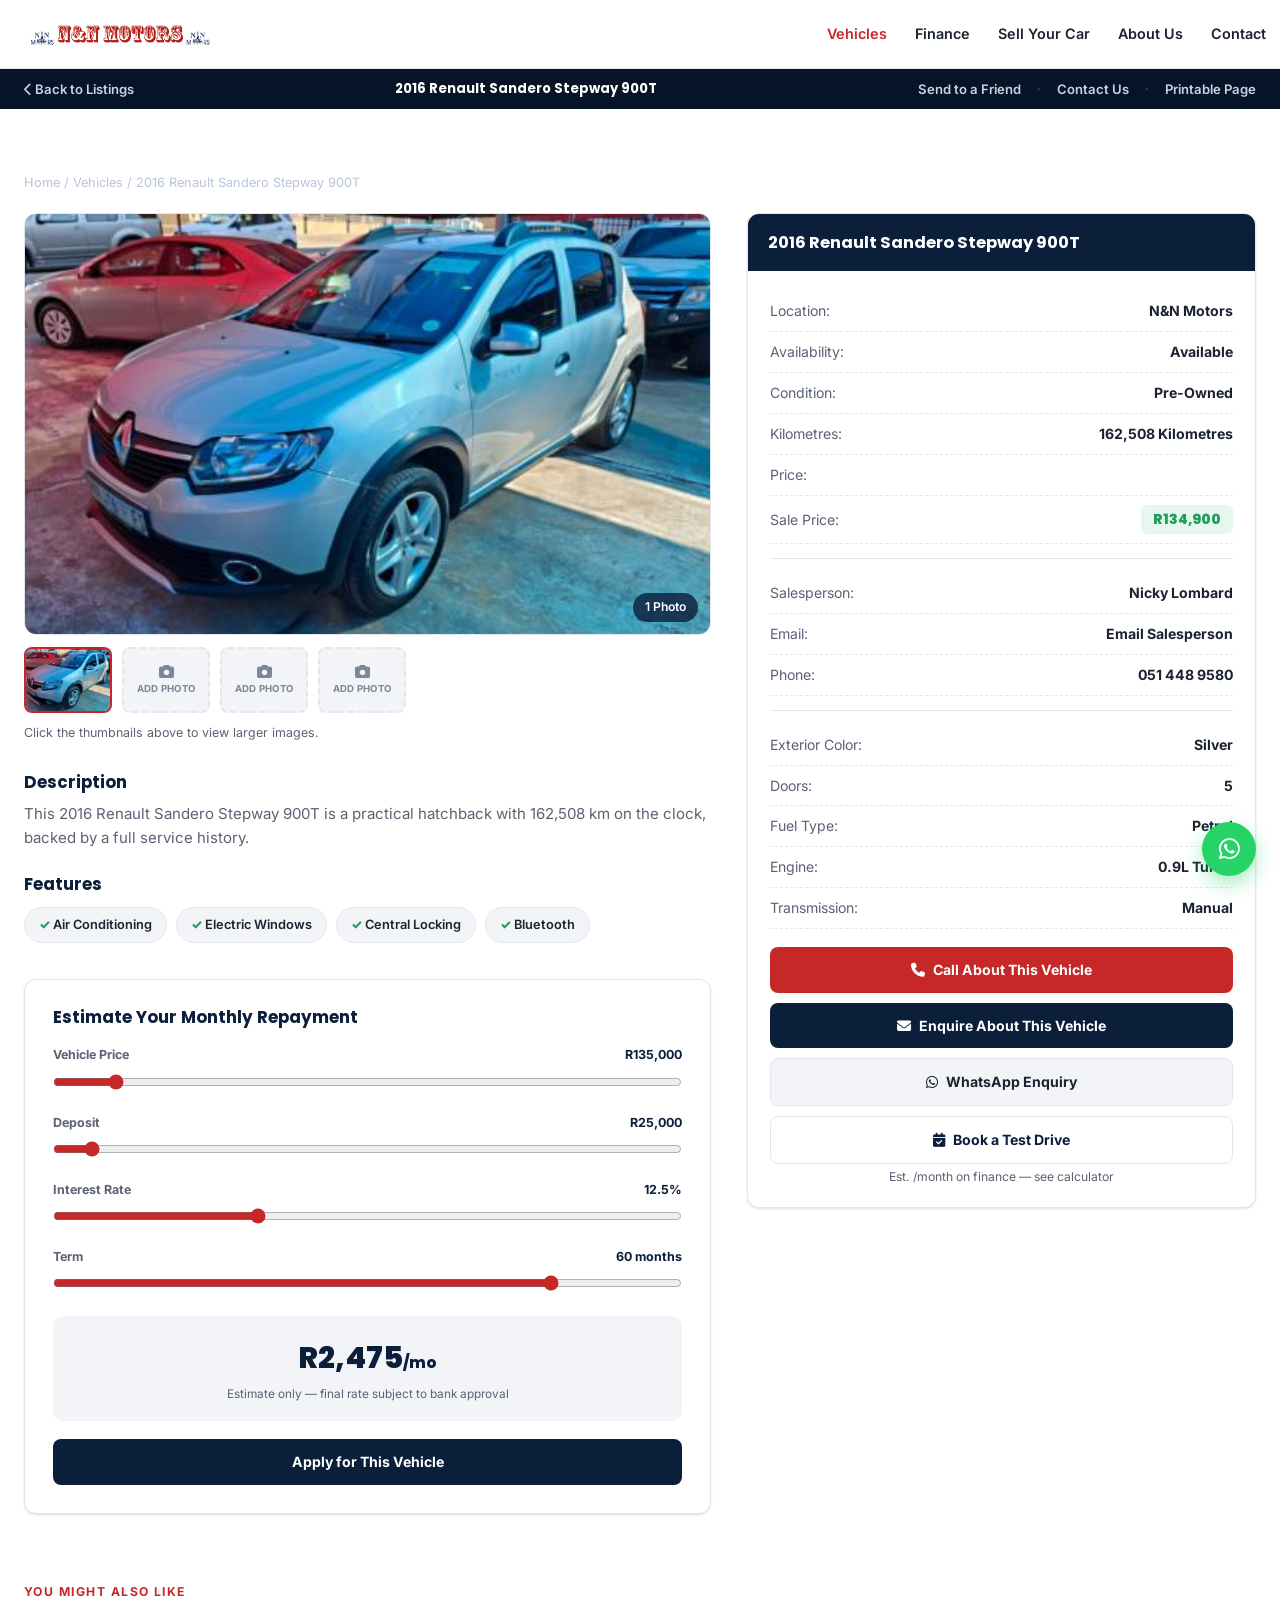
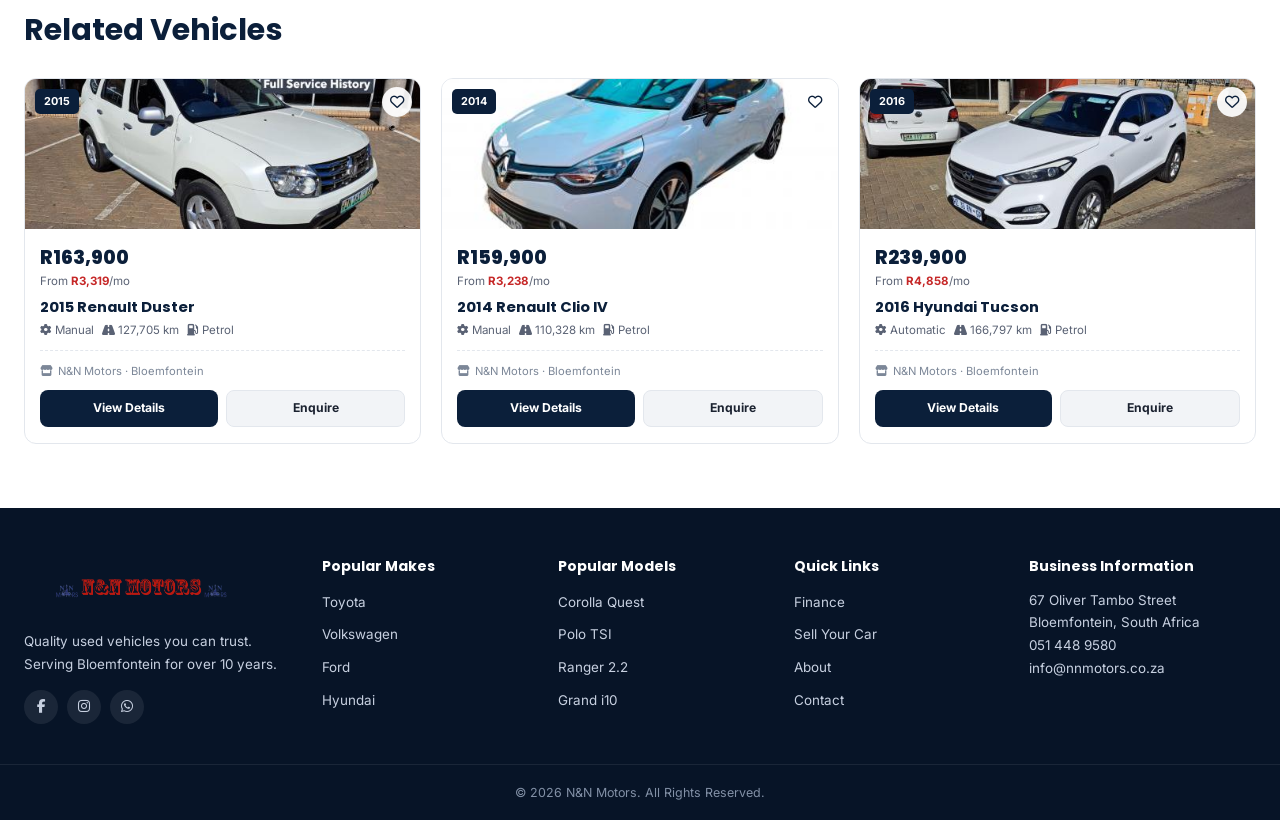
<file: vehicle-details.html>
<!DOCTYPE html>
<html lang="en">

<head>
  <meta charset="UTF-8">
  <meta name="viewport" content="width=device-width, initial-scale=1.0">
  <title id="pageTitle">Vehicle Details | N&N Motors Bloemfontein</title>
  <meta name="description" id="pageDesc"
    content="View full details, specs and pricing for this vehicle at N&N Motors Bloemfontein.">
  <link rel="preconnect" href="https://fonts.googleapis.com">
  <link rel="preconnect" href="https://fonts.gstatic.com" crossorigin>
  <link
    href="https://fonts.googleapis.com/css2?family=Poppins:wght@600;700;800&family=Inter:wght@400;500;600;700&display=swap"
    rel="stylesheet">
  <link rel="stylesheet" href="https://cdnjs.cloudflare.com/ajax/libs/font-awesome/6.5.1/css/all.min.css">
  <link rel="stylesheet" href="assets/css/style.css">
</head>

<body>

  <header id="site-nav">
    <!-- <div class="nav-top">
      <div class="container">
        <span>67 Oliver Tambo Street, Bloemfontein</span>
        <div class="nt-right">
          <a href="tel:0514489580"><i class="fa-solid fa-phone"></i> 051 448 9580</a>
          <a href="contact.html">Mon–Fri 8–5 · Sat 8–1</a>
        </div>
      </div>
    </div> -->
    <div class="container nav-inner">
      <a href="index.html" class="logo"><img src="assets/images/logo.png" alt="N&N Motors logo"></a>
      <nav class="main-menu">
        <a href="vehicles.html" style="color:var(--red);">Vehicles</a>
        <a href="index.html#finance">Finance</a>
        <a href="sell.html">Sell Your Car</a>
        <a href="about.html">About Us</a>
        <a href="contact.html">Contact</a>
      </nav>
      <!-- <div class="nav-actions">
        <a href="tel:0514489580" class="btn btn-ghost btn-sm"><i class="fa-solid fa-phone"></i> Call Now</a>
        <button class="hamburger" id="hamburgerBtn" aria-label="Open menu"><i class="fa-solid fa-bars"></i></button>
      </div> -->
    </div>
  </header>

  <div class="mm-overlay" id="mmOverlay"></div>
  <div class="mobile-menu" id="mobileMenu">
    <div class="mm-header">
      <button class="close-mm" id="closeMm" aria-label="Close menu"><i class="fa-solid fa-xmark"></i></button>
      <img src="assets/images/logo.png" alt="N&N Motors" class="mm-logo">
      <span class="mm-spacer"></span>
    </div>
    <nav class="mm-nav-list">
      <a href="index.html"><i class="fa-solid fa-house"></i> Home</a>
      <a href="vehicles.html"><i class="fa-solid fa-car"></i> Vehicles</a>
      <a href="index.html#finance"><i class="fa-solid fa-credit-card"></i> Finance</a>
      <a href="sell.html"><i class="fa-solid fa-hand-holding-dollar"></i> Sell Your Car</a>
      <a href="about.html"><i class="fa-solid fa-circle-info"></i> About Us</a>
      <a href="contact.html"><i class="fa-solid fa-envelope"></i> Contact</a>
    </nav>
    <div class="mm-cta">
      <a href="tel:0514489580" class="btn btn-primary btn-block"><i class="fa-solid fa-phone"></i> Call Now</a>
    </div>
  </div>

  <!-- LISTING UTILITY BAR -->
  <div class="listing-bar">
    <div class="container">
      <a href="vehicles.html"><i class="fa-solid fa-chevron-left"></i> Back to Listings</a>
      <div class="lb-title" id="lbTitle">Vehicle Details</div>
      <div class="lb-links">
        <a href="#" id="sendFriendLink">Send to a Friend</a><span>·</span>
        <a href="contact.html">Contact Us</a><span>·</span>
        <a href="#" id="printLink">Printable Page</a>
      </div>
    </div>
  </div>

  <section class="section">
    <div class="container">
      <div class="breadcrumb" style="margin-bottom:20px;"><a href="index.html">Home</a> / <a
          href="vehicles.html">Vehicles</a> / <span id="breadcrumbTitle">Vehicle</span></div>

      <div class="vd-layout">

        <!-- GALLERY + DETAILS -->
        <div class="vd-gallery reveal visible">
          <div class="main-photo">
            <img id="mainPhoto" src="" alt="">
            <div class="photo-count" id="photoCountBadge">1 Photo</div>
          </div>
          <div class="vd-thumbs" id="thumbStrip"></div>
          <div class="vd-gallery-caption">Click the thumbnails above to view larger images.</div>

          <div class="vd-description reveal visible">
            <h3>Description</h3>
            <p id="vdDescription">Loading vehicle details…</p>
          </div>

          <div class="vd-features reveal visible">
            <h3>Features</h3>
            <div class="feature-chips" id="featureChips"></div>
          </div>

          <!-- FINANCE CALCULATOR -->
          <div class="finance-card reveal visible" style="margin-top:36px;">
            <h3 style="font-family:'Poppins',sans-serif; margin-bottom:18px; font-size:1.05rem;">Estimate Your Monthly
              Repayment</h3>
            <div class="calc-field"><label>Vehicle Price <b id="priceOut">R250,000</b></label><input type="range"
                id="calcPrice" min="50000" max="1000000" step="5000" value="250000"></div>
            <div class="calc-field"><label>Deposit <b id="depositOut">R25,000</b></label><input type="range"
                id="calcDeposit" min="0" max="500000" step="5000" value="25000"></div>
            <div class="calc-field"><label>Interest Rate <b id="rateOut">12.5%</b></label><input type="range"
                id="calcRate" min="8" max="22" step="0.5" value="12.5"></div>
            <div class="calc-field"><label>Term <b id="termOut">60 months</b></label><input type="range" id="calcTerm"
                min="12" max="72" step="6" value="60"></div>
            <div class="calc-result">
              <div class="amount" id="calcResult">R4,980<span style="font-size:.95rem;">/mo</span></div>
              <div class="note">Estimate only — final rate subject to bank approval</div>
            </div>
            <a href="#" id="applyFinanceLink" class="btn btn-navy btn-block">Apply for This Vehicle</a>
          </div>
        </div>

        <!-- INFO PANEL -->
        <aside class="vd-info-card reveal visible">
          <div class="vd-info-head" id="vdInfoHead">2021 Toyota Corolla Quest</div>
          <div class="vd-info-body">
            <div class="vd-row"><span class="k">Location:</span><span class="v">N&amp;N Motors</span></div>
            <div class="vd-row"><span class="k">Availability:</span><span class="v" id="vdAvailability">Available</span>
            </div>
            <div class="vd-row"><span class="k">Condition:</span><span class="v" id="vdCondition">Pre-Owned</span></div>
            <div class="vd-row"><span class="k">Kilometres:</span><span class="v" id="vdKm">–</span></div>
            <div class="vd-row"><span class="k">Price:</span><span class="v strike" id="vdPrice">–</span></div>
            <div class="vd-row"><span class="k">Sale Price:</span><span class="v sale-badge" id="vdSalePrice">–</span>
            </div>

            <div class="vd-divider"></div>
            <div class="vd-row"><span class="k">Salesperson:</span><span class="v" id="vdSalesperson">–</span></div>
            <div class="vd-row"><span class="k">Email:</span><span class="v"><a href="#" id="vdEmailLink">Email
                  Salesperson</a></span></div>
            <div class="vd-row"><span class="k">Phone:</span><span class="v"><a href="tel:0514489580"
                  id="vdPhone">–</a></span></div>

            <div class="vd-divider"></div>
            <div class="vd-row"><span class="k">Exterior Color:</span><span class="v" id="vdColor">–</span></div>
            <div class="vd-row"><span class="k">Doors:</span><span class="v" id="vdDoors">–</span></div>
            <div class="vd-row"><span class="k">Fuel Type:</span><span class="v" id="vdFuel">–</span></div>
            <div class="vd-row"><span class="k">Engine:</span><span class="v" id="vdEngine">–</span></div>
            <div class="vd-row"><span class="k">Transmission:</span><span class="v" id="vdTrans">–</span></div>

            <div class="vd-actions">
              <a href="tel:0514489580" class="btn btn-primary btn-block"><i class="fa-solid fa-phone"></i> Call About
                This Vehicle</a>
              <a href="#" id="enquireBtn" class="btn btn-navy btn-block"><i class="fa-solid fa-envelope"></i> Enquire
                About This Vehicle</a>
              <a href="https://wa.me/27824990717" id="whatsappEnquire" target="_blank" class="btn btn-ghost btn-block"><i
                  class="fa-brands fa-whatsapp"></i> WhatsApp Enquiry</a>
              <a href="#" id="testDriveLink" target="_blank" class="btn btn-outline btn-block"
                style="background:#fff; color:var(--navy); border:1.5px solid var(--border);"><i
                  class="fa-solid fa-calendar-check"></i> Book a Test Drive</a>
            </div>
            <div class="vd-pm-note">Est. <b id="vdPm">–</b>/month on finance — see calculator</div>
          </div>
        </aside>
      </div>

      <!-- RELATED VEHICLES -->
      <div class="related-heading">
        <div class="section-head reveal visible">
          <div>
            <div class="eyebrow">You might also like</div>
            <h2>Related Vehicles</h2>
          </div>
        </div>
        <div class="vehicle-grid stagger" id="relatedGrid"></div>
      </div>
    </div>
  </section>

  <!-- FOOTER -->
  <footer>
    <div class="container footer-grid">
      <div>
        <div class="logo"
          style="margin-bottom:14px; padding:10px 16px; border-radius:8px; display:inline-flex; width:fit-content;"><img
            src="assets/images/logo.png" alt="N&N Motors logo" style="height:38px;"></div>
        <p>Quality used vehicles you can trust. Serving Bloemfontein for over 10 years.</p>
        <div class="footer-social"><a href="#" aria-label="Facebook"><i class="fa-brands fa-facebook-f"></i></a><a
            href="#" aria-label="Instagram"><i class="fa-brands fa-instagram"></i></a><a href="https://wa.me/27824990717"
            aria-label="WhatsApp"><i class="fa-brands fa-whatsapp"></i></a></div>
      </div>
      <div>
        <h4>Popular Makes</h4>
        <ul>
          <li><a href="vehicles.html?make=Toyota">Toyota</a></li>
          <li><a href="vehicles.html?make=Volkswagen">Volkswagen</a></li>
          <li><a href="vehicles.html?make=Ford">Ford</a></li>
          <li><a href="vehicles.html?make=Hyundai">Hyundai</a></li>
        </ul>
      </div>
      <div>
        <h4>Popular Models</h4>
        <ul>
          <li><a href="vehicles.html">Corolla Quest</a></li>
          <li><a href="vehicles.html">Polo TSI</a></li>
          <li><a href="vehicles.html">Ranger 2.2</a></li>
          <li><a href="vehicles.html">Grand i10</a></li>
        </ul>
      </div>
      <div>
        <h4>Quick Links</h4>
        <ul>
          <li><a href="index.html#finance">Finance</a></li>
          <li><a href="sell.html">Sell Your Car</a></li>
          <li><a href="about.html">About</a></li>
          <li><a href="contact.html">Contact</a></li>
        </ul>
      </div>
      <div>
        <h4>Business Information</h4>
        <p>67 Oliver Tambo Street<br>Bloemfontein, South Africa<br>051 448 9580<br>info@nnmotors.co.za</p>
      </div>
    </div>
    <div class="footer-bottom">© 2026 N&amp;N Motors. All Rights Reserved.</div>
  </footer>

  <a href="https://wa.me/27824990717" class="whatsapp-float" aria-label="Chat on WhatsApp" target="_blank"><i
      class="fa-brands fa-whatsapp"></i></a>
  <div class="sticky-cta-mobile">
    <a href="tel:0514489580" class="btn btn-outline btn-block"><i class="fa-solid fa-phone"></i> Call Now</a>
    <a href="index.html#finance" class="btn btn-primary btn-block">Get Finance</a>
  </div>
  <div class="toast" id="toast"></div>

  <script src="assets/js/script.js"></script>
  <script src="assets/js/vehicles-data.js"></script>
  <script>
    (function () {
      const params = new URLSearchParams(window.location.search);
      const id = params.get('id') || '1';
      const v = getVehicleById(id) || VEHICLES[0];
      const title = `${v.year} ${v.make} ${v.model}${v.trim ? ' ' + v.trim : ''}`;

      document.getElementById('pageTitle').textContent = title + ' | N&N Motors Bloemfontein';
      document.getElementById('pageDesc').setAttribute('content', `${title} for sale at N&N Motors Bloemfontein — ${v.km} km, ${v.trans}, ${v.fuel}. Sale price ${v.salePrice}.`);
      document.getElementById('lbTitle').textContent = title;
      document.getElementById('breadcrumbTitle').textContent = title;
      document.getElementById('vdInfoHead').textContent = title;

      const gallery = getVehicleGallery(v); // this vehicle's own real photo(s) only
      const TOTAL_SLOTS = 4; // gallery aims to show this many thumbnails; empty ones become "add photo" placeholders
      const mainPhoto = document.getElementById('mainPhoto');
      mainPhoto.src = gallery[0];
      mainPhoto.alt = title;
      document.getElementById('photoCountBadge').textContent = gallery.length + (gallery.length === 1 ? ' Photo' : ' Photos');

      const thumbStrip = document.getElementById('thumbStrip');
      gallery.forEach((src, i) => {
        const img = document.createElement('img');
        img.src = src;
        img.alt = title + ' photo ' + (i + 1);
        if (i === 0) img.classList.add('active');
        img.addEventListener('click', () => {
          mainPhoto.src = src;
          thumbStrip.querySelectorAll('img').forEach(t => t.classList.remove('active'));
          img.classList.add('active');
        });
        thumbStrip.appendChild(img);
      });
      // Fill any remaining slots with clearly-marked "add photo" placeholders —
      // never with unrelated stock images, so buyers never mistake a filler photo for the actual car.
      for (let i = gallery.length; i < TOTAL_SLOTS; i++) {
        const placeholder = document.createElement('div');
        placeholder.className = 'vd-thumb-placeholder';
        placeholder.title = 'More photos coming soon';
        placeholder.innerHTML = '<i class="fa-solid fa-camera"></i><span>Add Photo</span>';
        placeholder.addEventListener('click', () => showToast('More photos of this vehicle coming soon — contact us for extra angles.'));
        thumbStrip.appendChild(placeholder);
      }

      document.getElementById('vdDescription').textContent = v.description;
      const chips = document.getElementById('featureChips');
      (v.features || []).forEach(f => {
        const span = document.createElement('span');
        span.textContent = f;
        chips.appendChild(span);
      });

      document.getElementById('vdAvailability').textContent = v.availability;
      document.getElementById('vdCondition').textContent = v.condition;
      document.getElementById('vdKm').textContent = v.km + ' Kilometres';
      document.getElementById('vdPrice').textContent = v.price;
      document.getElementById('vdSalePrice').textContent = v.salePrice;
      document.getElementById('vdSalesperson').textContent = v.salesperson.name;
      document.getElementById('vdEmailLink').href = 'mailto:' + v.salesperson.email;
      document.getElementById('vdPhone').textContent = v.salesperson.phone;
      document.getElementById('vdColor').textContent = v.color;
      document.getElementById('vdDoors').textContent = v.doors;
      document.getElementById('vdFuel').textContent = v.fuel;
      document.getElementById('vdEngine').textContent = v.engine;
      document.getElementById('vdTrans').textContent = v.trans;
      document.getElementById('vdPm').textContent = v.pm;

      document.getElementById('sendFriendLink').href = `mailto:?subject=${encodeURIComponent('Check out this ' + title)}&body=${encodeURIComponent('I thought you might like this vehicle at N&N Motors: ' + title + ' — ' + v.salePrice + '. ' + window.location.href)}`;
      document.getElementById('printLink').addEventListener('click', (e) => {e.preventDefault(); window.print();});
      document.getElementById('enquireBtn').addEventListener('click', (e) => {e.preventDefault(); openEnquireModal(v.id);});
      document.getElementById('whatsappEnquire').href = `https://wa.me/27824990717?text=${encodeURIComponent("Hi, I'm interested in the " + title + " (" + v.salePrice + "). Is it still available?")}`;
      document.getElementById('testDriveLink').href = `https://wa.me/27824990717?text=${encodeURIComponent("Hi, I'd like to book a test drive for the " + title + ".")}`;
      document.getElementById('applyFinanceLink').href = `https://wa.me/27824990717?text=${encodeURIComponent("Hi, I'd like to apply for finance on the " + title + " (" + v.salePrice + ").")}`;

      /* Prefill finance calculator with this vehicle's price */
      const priceNum = parseInt(String(v.salePrice).replace(/[^0-9]/g, ''), 10);
      const priceSlider = document.getElementById('calcPrice');
      if (priceSlider && !isNaN(priceNum)) {
        const clamped = Math.min(Math.max(priceNum, parseInt(priceSlider.min)), parseInt(priceSlider.max));
        priceSlider.value = clamped;
        priceSlider.dispatchEvent(new Event('input'));
      }

      /* Related vehicles: same make first, then fill with others, excluding current */
      const others = VEHICLES.filter(x => x.id !== v.id);
      const sameMake = others.filter(x => x.make === v.make);
      const rest = others.filter(x => x.make !== v.make);
      const related = sameMake.concat(rest).slice(0, 3);
      renderVehicleGrid('relatedGrid', related);
    })();
  </script>
</body>

</html>
</file>
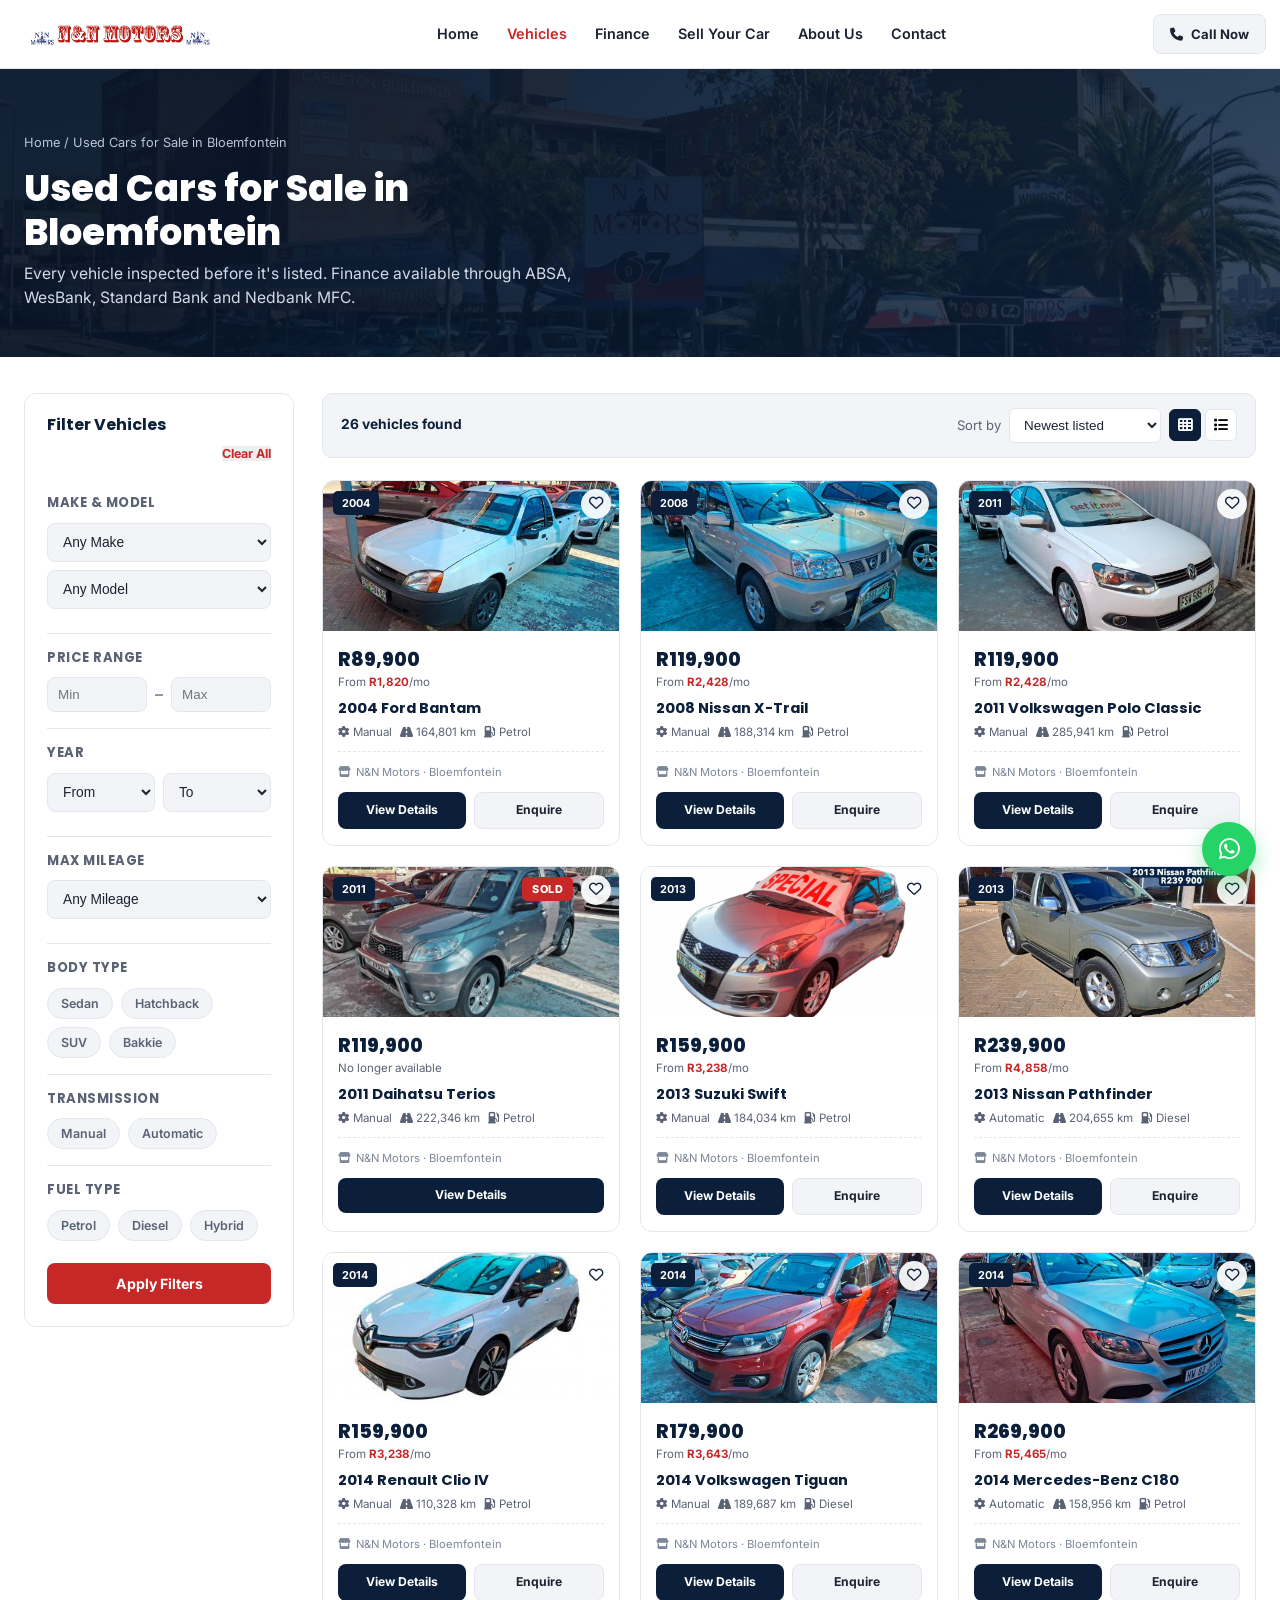
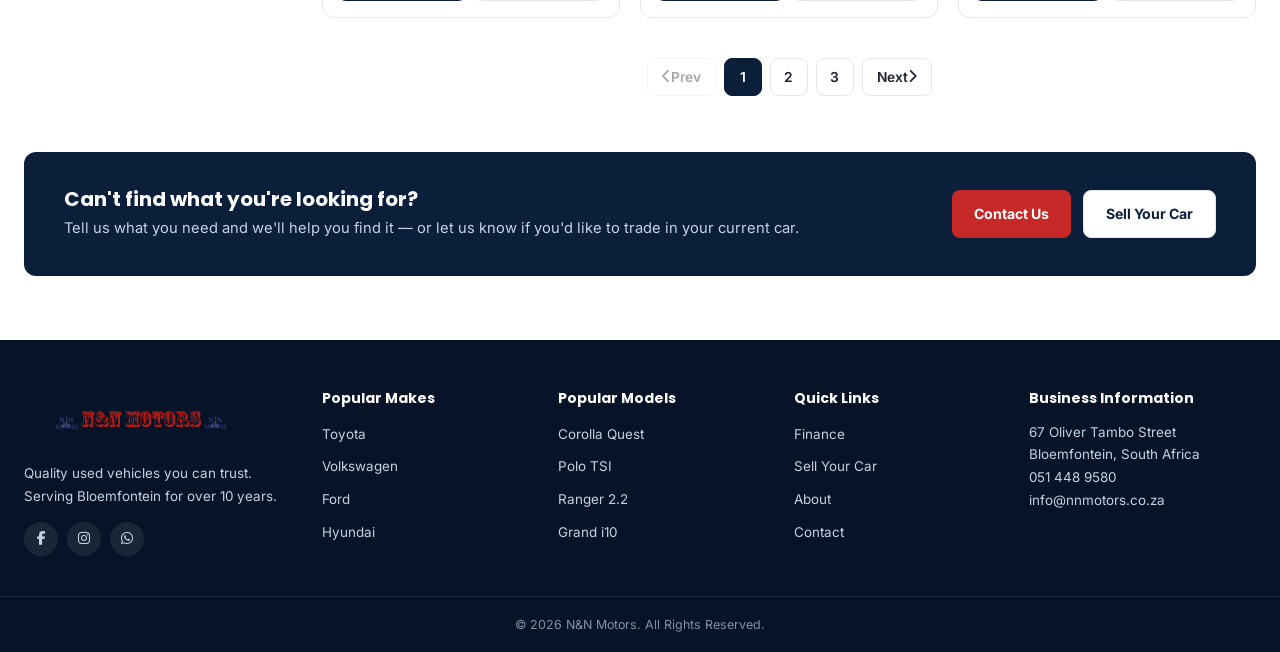
<file: vehicles.html>
<!DOCTYPE html>
<html lang="en">

<head>
  <meta charset="UTF-8">
  <meta name="viewport" content="width=device-width, initial-scale=1.0">
  <title>Used Cars for Sale in Bloemfontein | N&N Motors</title>
  <meta name="description"
    content="Browse quality used cars, bakkies and SUVs for sale in Bloemfontein. Every vehicle inspected. Finance available through ABSA, WesBank, Standard Bank and Nedbank MFC.">
  <link rel="preconnect" href="https://fonts.googleapis.com">
  <link rel="preconnect" href="https://fonts.gstatic.com" crossorigin>
  <link
    href="https://fonts.googleapis.com/css2?family=Poppins:wght@600;700;800&family=Inter:wght@400;500;600;700&display=swap"
    rel="stylesheet">
  <link rel="stylesheet" href="https://cdnjs.cloudflare.com/ajax/libs/font-awesome/6.5.1/css/all.min.css">
  <link rel="stylesheet" href="assets/css/style.css">
</head>

<body>

  <header id="site-nav">
    <!-- <div class="nav-top">
      <div class="container">
        <span>67 Oliver Tambo Street, Bloemfontein</span>
        <div class="nt-right">
          <a href="tel:0514489580"><i class="fa-solid fa-phone"></i> 051 448 9580</a>
          <a href="contact.html">Mon–Fri 8–5 · Sat 8–1</a>
        </div>
      </div>
    </div> -->
    <div class="container nav-inner">
      <a href="index.html" class="logo"><img src="assets/images/logo.png" alt="N&N Motors logo"></a>
      <nav class="main-menu">
        <a href="index.html">Home</a>
        <a href="vehicles.html" style="color:var(--red);">Vehicles</a>
        <a href="index.html#finance">Finance</a>
        <a href="sell.html">Sell Your Car</a>
        <a href="about.html">About Us</a>
        <a href="contact.html">Contact</a>
      </nav>
      <div class="nav-actions">
        <a href="tel:0514489580" class="btn btn-ghost btn-sm"><i class="fa-solid fa-phone"></i> Call Now</a>
        <button class="hamburger" id="hamburgerBtn" aria-label="Open menu"><i class="fa-solid fa-bars"></i></button>
      </div>
    </div>
  </header>

  <div class="mm-overlay" id="mmOverlay"></div>
  <div class="mobile-menu" id="mobileMenu">
    <div class="mm-header">
      <button class="close-mm" id="closeMm" aria-label="Close menu"><i class="fa-solid fa-xmark"></i></button>
      <img src="assets/images/logo.png" alt="N&N Motors" class="mm-logo">
      <span class="mm-spacer"></span>
    </div>
    <nav class="mm-nav-list">
    <a href="vehicles.html"><i class="fa-solid fa-car"></i> Vehicles</a>
    <a href="index.html#finance"><i class="fa-solid fa-credit-card"></i> Finance</a>
    <a href="sell.html"><i class="fa-solid fa-hand-holding-dollar"></i> Sell Your Car</a>
    <a href="about.html"><i class="fa-solid fa-circle-info"></i> About Us</a>
    <a href="contact.html"><i class="fa-solid fa-envelope"></i> Contact</a>
    </nav>
    <!-- <div class="mm-cta">
      <a href="tel:0514489580" class="btn btn-primary btn-block"><i class="fa-solid fa-phone"></i> Call Now</a>
    </div> -->
  </div>

  <!-- PAGE BANNER -->
  <section class="page-banner">
    <div class="container">
      <div class="breadcrumb"><a href="index.html">Home</a> / <span>Used Cars for Sale in Bloemfontein</span></div>
      <h1>Used Cars for Sale in Bloemfontein</h1>
      <p>Every vehicle inspected before it's listed. Finance available through ABSA, WesBank, Standard Bank and Nedbank
        MFC.</p>
    </div>
  </section>

  <!-- LISTING -->
  <section class="section" style="padding-top:36px;">
    <div class="container">

      <div class="filters-overlay" id="filtersOverlay"></div>

      <div class="mobile-filter-bar">
        <button class="btn btn-ghost btn-block" id="filterToggleBtn"><i class="fa-solid fa-sliders"></i> Filter Vehicles</button>
      </div>

      <div class="listing-layout">

        <!-- FILTERS -->
        <aside class="filters-panel" id="filtersPanel">
          <div class="fp-head">
            <h3>Filter Vehicles</h3>
            <button id="closeFilters" class="close-mm" style="display:none;"><i class="fa-solid fa-xmark"></i></button>
          </div>
          <div style="text-align:right; margin:-10px 0 14px;">
            <button type="button" id="clearFiltersBtn" style="font-size:.78rem; font-weight:700; color:var(--red);">Clear All</button>
          </div>

          <div class="filter-group">
            <h4>Make &amp; Model</h4>
            <select id="filterMake"><option value="">Any Make</option></select>
            <select id="filterModel"><option value="">Any Model</option></select>
          </div>

          <div class="filter-group">
            <h4>Price Range</h4>
            <div class="range-row">
              <input type="number" id="filterPriceMin" placeholder="Min" min="0" step="1000">
              <span style="color:var(--text-soft);">–</span>
              <input type="number" id="filterPriceMax" placeholder="Max" min="0" step="1000">
            </div>
          </div>

          <div class="filter-group">
            <h4>Year</h4>
            <div class="range-row">
              <select id="filterYearFrom"><option value="">From</option></select>
              <select id="filterYearTo"><option value="">To</option></select>
            </div>
          </div>

          <div class="filter-group">
            <h4>Max Mileage</h4>
            <select id="filterMaxMileage">
              <option value="">Any Mileage</option>
              <option value="60000">Under 60,000 km</option>
              <option value="100000">Under 100,000 km</option>
              <option value="150000">Under 150,000 km</option>
              <option value="200000">Under 200,000 km</option>
              <option value="300000">Under 300,000 km</option>
            </select>
          </div>

          <div class="filter-group">
            <h4>Body Type</h4>
            <div class="chip-group">
              <button type="button" class="chip-toggle" data-group="body">Sedan</button>
              <button type="button" class="chip-toggle" data-group="body">Hatchback</button>
              <button type="button" class="chip-toggle" data-group="body">SUV</button>
              <button type="button" class="chip-toggle" data-group="body">Bakkie</button>
            </div>
          </div>

          <div class="filter-group">
            <h4>Transmission</h4>
            <div class="chip-group">
              <button type="button" class="chip-toggle" data-group="trans">Manual</button>
              <button type="button" class="chip-toggle" data-group="trans">Automatic</button>
            </div>
          </div>

          <div class="filter-group">
            <h4>Fuel Type</h4>
            <div class="chip-group">
              <button type="button" class="chip-toggle" data-group="fuel">Petrol</button>
              <button type="button" class="chip-toggle" data-group="fuel">Diesel</button>
              <button type="button" class="chip-toggle" data-group="fuel">Hybrid</button>
            </div>
          </div>

          <button class="btn btn-primary btn-block" id="applyFiltersBtn">Apply Filters</button>
        </aside>

        <!-- RESULTS -->
        <div>
          <div class="toolbar reveal visible">
            <div class="count"><span id="resultsCount">12</span> vehicles found</div>
            <div class="sort">
              <label style="color:var(--text-soft); font-size:.82rem;">Sort by</label>
              <select id="sortSelect">
                <option value="newest">Newest listed</option>
                <option value="price-asc">Price: Low to High</option>
                <option value="price-desc">Price: High to Low</option>
                <option value="mileage-asc">Lowest Mileage</option>
              </select>
              <div class="view-toggle"><button class="active" id="viewGridBtn" aria-label="Grid view"><i class="fa-solid fa-table-cells"></i></button><button id="viewListBtn"
                  aria-label="List view"><i class="fa-solid fa-list"></i></button></div>
            </div>
          </div>

          <div class="vehicle-grid stagger" id="vehicleGrid"></div>
          <p class="no-results" id="noResults" style="display:none;">No vehicles match those filters — try widening your search or <button type="button" id="noResultsClear" style="color:var(--red); font-weight:700; text-decoration:underline;">clear all filters</button>.</p>

          <div class="pagination reveal visible" id="paginationControls"></div>
        </div>
      </div>

      <div class="cta-banner reveal visible">
        <div>
          <h3>Can't find what you're looking for?</h3>
          <p>Tell us what you need and we'll help you find it — or let us know if you'd like to trade in your current
            car.</p>
        </div>
        <div class="actions">
          <a href="contact.html" class="btn btn-primary">Contact Us</a>
          <a href="sell.html" class="btn btn-outline"
            style="background:#fff; color:var(--navy); border:1.5px solid var(--border);">Sell Your Car</a>
        </div>
      </div>

    </div>
  </section>

  <!-- FOOTER -->
  <footer>
    <div class="container footer-grid">
      <div>
        <div class="logo"
          style="margin-bottom:14px; padding:10px 16px; border-radius:8px; display:inline-flex; width:fit-content;"><img
            src="assets/images/logo.png" alt="N&N Motors logo" style="height:38px;"></div>
        <p>Quality used vehicles you can trust. Serving Bloemfontein for over 10 years.</p>
        <div class="footer-social"><a href="#" aria-label="Facebook"><i class="fa-brands fa-facebook-f"></i></a><a href="#" aria-label="Instagram"><i class="fa-brands fa-instagram"></i></a><a
            href="https://wa.me/27824990717" aria-label="WhatsApp"><i class="fa-brands fa-whatsapp"></i></a></div>
      </div>
      <div>
        <h4>Popular Makes</h4>
        <ul>
          <li><a href="vehicles.html?make=Toyota">Toyota</a></li>
          <li><a href="vehicles.html?make=Volkswagen">Volkswagen</a></li>
          <li><a href="vehicles.html?make=Ford">Ford</a></li>
          <li><a href="vehicles.html?make=Hyundai">Hyundai</a></li>
        </ul>
      </div>
      <div>
        <h4>Popular Models</h4>
        <ul>
          <li><a href="vehicles.html">Corolla Quest</a></li>
          <li><a href="vehicles.html">Polo TSI</a></li>
          <li><a href="vehicles.html">Ranger 2.2</a></li>
          <li><a href="vehicles.html">Grand i10</a></li>
        </ul>
      </div>
      <div>
        <h4>Quick Links</h4>
        <ul>
          <li><a href="index.html#finance">Finance</a></li>
          <li><a href="sell.html">Sell Your Car</a></li>
          <li><a href="about.html">About</a></li>
          <li><a href="contact.html">Contact</a></li>
        </ul>
      </div>
      <div>
        <h4>Business Information</h4>
        <p>67 Oliver Tambo Street<br>Bloemfontein, South Africa<br>051 448 9580<br>info@nnmotors.co.za</p>
      </div>
    </div>
    <div class="footer-bottom">© 2026 N&amp;N Motors. All Rights Reserved.</div>
  </footer>

  <a href="https://wa.me/27824990717" class="whatsapp-float" aria-label="Chat on WhatsApp" target="_blank"><i class="fa-brands fa-whatsapp"></i></a>
  <div class="sticky-cta-mobile">
    <a href="tel:0514489580" class="btn btn-outline btn-block"><i class="fa-solid fa-phone"></i> Call Now</a>
    <a href="index.html#finance" class="btn btn-primary btn-block">Get Finance</a>
  </div>
  <div class="toast" id="toast"></div>

  <script src="assets/js/script.js"></script>
  <script src="assets/js/vehicles-data.js"></script>
  <script>
    setupVehicleListing('vehicleGrid', 'paginationControls', VEHICLES, 9);
  </script>
</body>

</html>
</file>
<file: assets/css/style.css>
:root {
    --navy: #0B1F3A;
    --navy-deep: #071427;
    --navy-soft: #132a4d;
    --white: #FFFFFF;
    --red: #C62828;
    --red-dark: #921E1E;
    --red-tint: #FDECEC;
    --gray-bg: #F2F4F7;
    --gray-line: #E3E7ED;
    --gray-mid: #7C8798;
    --gray-dark: #2C313A;
    --text: #1B2230;
    --text-soft: #5A6274;
    --radius: 12px;
    --shadow-sm: 0 1px 3px rgba(16, 24, 40, .08), 0 1px 2px rgba(16, 24, 40, .06);
    --shadow-md: 0 8px 20px rgba(16, 24, 40, .10);
    --shadow-lg: 0 20px 45px rgba(16, 24, 40, .16);
    --ease: cubic-bezier(.22, .9, .25, 1);
    --bg: #FFFFFF;
    --surface: var(--gray-bg);
    --card-bg: #FFFFFF;
    --border: var(--gray-line);
    --heading-color: var(--navy);
  }

  * {
    box-sizing: border-box;
    margin: 0;
    padding: 0;
  }

  html {
    scroll-behavior: smooth;
  }

  body {
    font-family: 'Inter', sans-serif;
    background: var(--bg);
    color: var(--text);
    line-height: 1.55;
    transition: background .3s, color .3s;
  }

  h1,
  h2,
  h3,
  h4 {
    font-family: 'Poppins', sans-serif;
    color: var(--heading-color);
    line-height: 1.18;
  }

  a {
    text-decoration: none;
    color: inherit;
  }

  ul {
    list-style: none;
  }

  img {
    max-width: 100%;
    display: block;
  }

  button {
    font-family: inherit;
    cursor: pointer;
    border: none;
  }

  .container {
    max-width: 1280px;
    margin: 0 auto;
    padding: 0 24px;
  }

  .eyebrow {
    display: inline-flex;
    align-items: center;
    gap: 8px;
    font-weight: 700;
    font-size: .76rem;
    letter-spacing: .12em;
    text-transform: uppercase;
    color: var(--red);
    margin-bottom: 10px;
  }

  .section {
    padding: 64px 0;
  }

  .section-head {
    display: flex;
    align-items: flex-end;
    justify-content: space-between;
    gap: 20px;
    margin-bottom: 30px;
    flex-wrap: wrap;
  }

  .section-head h2 {
    font-size: clamp(1.4rem, 2.6vw, 1.9rem);
    font-weight: 700;
  }

  .section-head p {
    color: var(--text-soft);
    font-size: .95rem;
    margin-top: 4px;
  }

  .link-more {
    font-weight: 700;
    font-size: .88rem;
    color: var(--red);
    display: inline-flex;
    align-items: center;
    gap: 6px;
    white-space: nowrap;
  }

  .link-more:hover {
    text-decoration: underline;
  }

  .btn {
    display: inline-flex;
    align-items: center;
    justify-content: center;
    gap: 8px;
    padding: 12px 22px;
    border-radius: 8px;
    font-weight: 700;
    font-size: .88rem;
    transition: transform .2s var(--ease), box-shadow .2s var(--ease), background .2s, color .2s;
  }

  .btn-primary {
    background: var(--red);
    color: #fff;
  }

  .btn-primary:hover {
    background: var(--red-dark);
    box-shadow: 0 8px 18px rgba(198, 40, 40, .35);
    transform: translateY(-1px);
  }

  .btn-navy {
    background: var(--navy);
    color: #fff;
  }

  .btn-navy:hover {
    background: var(--navy-soft);
    transform: translateY(-1px);
    box-shadow: var(--shadow-md);
  }

  .btn-outline {
    background: #fff;
    color: var(--navy);
    border: 1.5px solid var(--border);
  }

  .btn-outline:hover {
    border-color: var(--navy);
  }

  .btn-ghost {
    background: var(--surface);
    color: var(--text);
    border: 1px solid var(--border);
  }

  .btn-ghost:hover {
    background: var(--border);
  }

  .btn-sm {
    padding: 9px 16px;
    font-size: .82rem;
  }

  .btn-block {
    width: 100%;
  }

  /* NAV */
  header#site-nav {
    position: sticky;
    top: 0;
    z-index: 1000;
    background: #fff;
    border-bottom: 1px solid var(--border);
    transition: box-shadow .25s;
  }

  header#site-nav.scrolled {
    box-shadow: 0 4px 14px rgba(16, 24, 40, .08);
  }

  .nav-top {
    background: var(--navy);
    color: #cfd8e8;
    font-size: .78rem;
  }

  .nav-top .container {
    display: flex;
    justify-content: space-between;
    align-items: center;
    padding: 7px 24px;
  }

  .nav-top a {
    color: #cfd8e8;
  }

  .nav-top .nt-right {
    display: flex;
    gap: 18px;
  }

  .nav-inner {
    display: flex;
    align-items: center;
    justify-content: space-between;
    gap: 24px;
    padding: 14px 14px;
  }

  .logo {
    display: flex;
    align-items: center;
    gap: 10px;
  }

  .logo img {
    height: 40px;
    width: auto;
    display: block;
  }

  .logo .loc {
    font-family: 'Inter', sans-serif;
    font-weight: 600;
    font-size: .68rem;
    letter-spacing: .12em;
    color: var(--text-soft);
    text-transform: uppercase;
  }

  nav.main-menu {
    display: flex;
    gap: 28px;
  }

  nav.main-menu a {
    color: var(--text);
    font-weight: 600;
    font-size: .9rem;
    position: relative;
    padding: 4px 0;
  }

  nav.main-menu a::after {
    content: "";
    position: absolute;
    left: 0;
    bottom: -2px;
    width: 0;
    height: 2px;
    background: var(--red);
    transition: width .2s;
  }

  nav.main-menu a:hover::after {
    width: 100%;
  }

  .nav-actions {
    display: flex;
    align-items: center;
    gap: 10px;
  }

  .hamburger {
    display: none;
    width: 38px;
    height: 38px;
    border-radius: 8px;
    background: var(--surface);
    color: var(--text);
    align-items: center;
    justify-content: center;
    font-size: 1.2rem;
  }

  .mobile-menu {
    position: fixed;
    top: 0;
    left: 0;
    height: 100vh;
    width: 88%;
    max-width: 400px;
    background: #fff;
    z-index: 1100;
    display: flex;
    flex-direction: column;
    transform: translateX(-100%);
    visibility: hidden;
    transition: transform .3s var(--ease), visibility 0s linear .3s;
    box-shadow: 8px 0 30px rgba(0, 0, 0, .2);
    overflow-y: auto;
  }

  .mobile-menu.open {
    transform: translateX(0);
    visibility: visible;
    transition: transform .3s var(--ease), visibility 0s linear 0s;
  }

  .mm-header {
    display: flex;
    align-items: center;
    justify-content: space-between;
    padding: 18px 18px;
    border-bottom: 1px solid var(--border);
    flex-shrink: 0;
  }

  .mm-header .mm-logo {
    height: 30px;
    width: auto;
  }

  .mm-header .mm-spacer {
    width: 36px;
    flex-shrink: 0;
  }

  .mobile-menu .close-mm {
    font-size: 1.2rem;
    background: var(--surface);
    color: var(--text);
    width: 36px;
    height: 36px;
    border-radius: 8px;
    display: flex;
    align-items: center;
    justify-content: center;
    flex-shrink: 0;
  }

  .mm-nav-list {
    display: flex;
    flex-direction: column;
    padding: 6px 0;
  }

  .mm-nav-list a {
    display: flex;
    align-items: center;
    gap: 16px;
    padding: 17px 22px;
    font-size: 1rem;
    font-weight: 700;
    color: var(--navy);
    border-bottom: 1px solid var(--gray-line);
    transition: background .15s;
  }

  .mm-nav-list a:hover,
  .mm-nav-list a:active {
    background: var(--surface);
  }

  .mm-nav-list a i {
    width: 20px;
    text-align: center;
    color: var(--red);
    font-size: 1.05rem;
  }

  .mm-cta {
    padding: 20px 22px;
    margin-top: auto;
    border-top: 1px solid var(--border);
  }

  .mm-overlay {
    display: none;
    position: fixed;
    inset: 0;
    background: rgba(3, 9, 20, .5);
    z-index: 1050;
  }

  .mm-overlay.open {
    display: block;
  }

  /* HERO — full-bleed lifestyle hero */
  .hero {
    position: relative;
    height: 100vh;
    min-height: 600px;
    display: flex;
    align-items: center;
    background:
      linear-gradient(120deg, rgba(7, 20, 39, .92) 10%, rgba(11, 31, 58, .75) 45%, rgba(11, 31, 58, .4) 100%),
      url('../images/hero.jpg') center/cover no-repeat;
    color: #fff;
    overflow: hidden;
  }

  .hero::before {
    content: "";
    position: absolute;
    right: -10%;
    top: 0;
    bottom: 0;
    width: 60%;
    background: linear-gradient(100deg, transparent 40%, var(--red) 40.6%, var(--red) 41.4%, transparent 42%);
    opacity: .5;
    pointer-events: none;
  }

  .hero-inner {
    position: relative;
    z-index: 2;
    padding-top: 56px;
    padding-bottom: 64px;
  }

  .hero-tag {
    display: inline-flex;
    align-items: center;
    gap: 10px;
    background: rgba(255, 255, 255, .1);
    border: 1px solid rgba(255, 255, 255, .25);
    padding: 8px 16px;
    border-radius: 30px;
    font-size: .82rem;
    font-weight: 600;
    margin-bottom: 22px;
  }

  .hero-tag span.dot {
    width: 8px;
    height: 8px;
    border-radius: 50%;
    background: #3ED598;
  }

  .hero-inner h1 {
    font-size: clamp(2.2rem, 5vw, 3.8rem);
    font-weight: 800;
    max-width: 780px;
    margin-bottom: 18px;
    letter-spacing: -.01em;
    color: #fff;
  }

  .hero-inner p.sub {
    font-size: 1.08rem;
    max-width: 540px;
    color: #DDE4F0;
    margin-bottom: 30px;
  }

  .hero-inner p.sub strong {
    color: #fff;
  }

  .hero-cta {
    display: flex;
    gap: 16px;
    flex-wrap: wrap;
    margin-bottom: 50px;
  }

  .hero-stats {
    display: grid;
    grid-template-columns: repeat(4, 1fr);
    background: rgba(9, 22, 42, .65);
    border: 1px solid rgba(255, 255, 255, .15);
    border-radius: var(--radius);
    backdrop-filter: blur(10px);
    max-width: 820px;
    overflow: hidden;
  }

  .hero-stats .stat {
    padding: 22px 16px;
    text-align: center;
    border-right: 1px solid rgba(255, 255, 255, .12);
  }

  .hero-stats .stat:last-child {
    border-right: none;
  }

  .hero-stats .stat .num {
    font-family: 'Poppins', sans-serif;
    font-weight: 800;
    font-size: 1.7rem;
    color: #fff;
  }

  .hero-stats .stat .num span.suffix {
    color: var(--red);
  }

  .hero-stats .stat .label {
    font-size: .72rem;
    color: #B9C4D8;
    text-transform: uppercase;
    letter-spacing: .06em;
    margin-top: 4px;
  }

  /* Search dock — floats over the hero's bottom edge */
  .search-wrap {
    margin-top: -25px;
    margin-bottom: 35px;
    position: relative;
    z-index: 5;
  }

  .search-dock {
    background: #fff;
    border-radius: 16px;
    box-shadow: var(--shadow-lg);
    border: 1px solid var(--border);
    overflow: hidden;
  }

  .dock-tabs {
    display: flex;
    background: var(--surface);
    border-bottom: 1px solid var(--border);
  }

  .dock-tab {
    flex: 1;
    padding: 14px 18px;
    text-align: center;
    font-weight: 700;
    font-size: .88rem;
    color: var(--text-soft);
    background: transparent;
    position: relative;
  }

  .dock-tab.active {
    color: var(--navy);
    background: #fff;
  }

  .dock-tab.active::after {
    content: "";
    position: absolute;
    left: 0;
    right: 0;
    bottom: -1px;
    height: 3px;
    background: var(--red);
  }

  .dock-panel {
    display: none;
    padding: 26px 28px 28px;
  }

  .dock-panel.active {
    display: block;
  }

  .search-grid {
    display: grid;
    grid-template-columns: repeat(5, 1fr);
    gap: 14px;
  }

  .field label {
    display: block;
    font-size: .72rem;
    font-weight: 700;
    text-transform: uppercase;
    letter-spacing: .05em;
    color: var(--text-soft);
    margin-bottom: 6px;
  }

  .field select,
  .field input {
    width: 100%;
    padding: 11px 12px;
    border: 1px solid var(--border);
    border-radius: 8px;
    font-size: .88rem;
    background: var(--surface);
    color: var(--text);
  }

  .field select:focus,
  .field input:focus {
    outline: none;
    border-color: var(--red);
    box-shadow: 0 0 0 3px var(--red-tint);
  }

  .search-actions {
    grid-column: 1/-1;
    display: flex;
    justify-content: flex-end;
    margin-top: 4px;
  }

  .search-btn {
    background: var(--red);
    color: #fff;
    padding: 12px 34px;
    border-radius: 8px;
    font-weight: 700;
    font-size: .9rem;
    transition: background .2s, transform .2s;
  }

  .search-btn:hover {
    background: var(--red-dark);
    transform: translateY(-1px);
  }

  .sell-panel-copy {
    display: flex;
    align-items: center;
    justify-content: space-between;
    gap: 24px;
    flex-wrap: wrap;
  }

  .sell-panel-copy p {
    color: var(--text-soft);
    font-size: .92rem;
    max-width: 420px;
  }

  /* Popular makes strip */
  .makes-strip {
    background: var(--surface);
    padding: 36px 0;
  }

  .makes-row {
    display: flex;
    gap: 12px;
    overflow-x: auto;
    padding-bottom: 4px;
  }

  .make-chip {
    flex: 0 0 auto;
    display: flex;
    flex-direction: column;
    align-items: center;
    gap: 8px;
    background: #fff;
    border: 1px solid var(--border);
    border-radius: 12px;
    padding: 16px 22px;
    min-width: 104px;
    transition: transform .2s, box-shadow .2s, border-color .2s;
  }

  .make-chip:hover {
    transform: translateY(-4px);
    box-shadow: var(--shadow-md);
    border-color: var(--red);
  }

  .make-chip .ic {
    font-size: 1.5rem;
  }

  .make-chip .nm {
    font-size: .78rem;
    font-weight: 700;
    color: var(--text);
  }

  .reveal {
    opacity: 0;
    transform: translateY(24px);
    transition: opacity .6s var(--ease), transform .6s var(--ease);
  }

  .reveal.visible {
    opacity: 1;
    transform: translateY(0);
  }

  .stagger>* {
    transition-delay: calc(var(--i, 0) * 70ms);
  }

  /* Listing toolbar */
  .toolbar {
    display: flex;
    align-items: center;
    justify-content: space-between;
    gap: 16px;
    flex-wrap: wrap;
    padding: 14px 18px;
    background: var(--surface);
    border: 1px solid var(--border);
    border-radius: 10px;
    margin-bottom: 22px;
    font-size: .86rem;
  }

  .toolbar .count {
    font-weight: 700;
    color: var(--navy);
  }

  .toolbar .sort {
    display: flex;
    align-items: center;
    gap: 8px;
  }

  .toolbar select {
    padding: 8px 10px;
    border-radius: 6px;
    border: 1px solid var(--border);
    background: #fff;
    color: var(--text);
    font-size: .84rem;
  }

  .view-toggle {
    display: flex;
    gap: 4px;
  }

  .view-toggle button {
    width: 32px;
    height: 32px;
    border-radius: 6px;
    background: #fff;
    border: 1px solid var(--border);
    display: flex;
    align-items: center;
    justify-content: center;
    font-size: .9rem;
  }

  .view-toggle button.active {
    background: var(--navy);
    color: #fff;
    border-color: var(--navy);
  }

  /* Vehicle cards — marketplace/listing style */
  .vehicle-grid {
    display: grid;
    grid-template-columns: repeat(3, 1fr);
    gap: 20px;
  }

  .vcard {
    background: var(--card-bg);
    border: 1px solid var(--border);
    border-radius: var(--radius);
    overflow: hidden;
    transition: transform .25s var(--ease), box-shadow .25s var(--ease);
    position: relative;
  }

  .vcard:hover {
    transform: translateY(-5px);
    box-shadow: var(--shadow-lg);
  }

  .vcard .img-wrap {
    position: relative;
    height: 150px;
    overflow: hidden;
  }

  .vcard .img-wrap img {
    width: 100%;
    height: 100%;
    object-fit: cover;
    transition: transform .5s var(--ease);
  }

  .vcard:hover .img-wrap img {
    transform: scale(1.08);
  }

  .vcard .badge-year {
    position: absolute;
    top: 10px;
    left: 10px;
    background: var(--navy);
    color: #fff;
    font-size: .68rem;
    font-weight: 700;
    padding: 4px 9px;
    border-radius: 5px;
  }

  .vcard .badge-sold {
    position: absolute;
    top: 10px;
    right: 46px;
    background: var(--red);
    color: #fff;
    font-size: .68rem;
    font-weight: 800;
    letter-spacing: .04em;
    padding: 4px 10px;
    border-radius: 5px;
  }

  .vcard .wishlist {
    position: absolute;
    top: 8px;
    right: 8px;
    width: 30px;
    height: 30px;
    border-radius: 50%;
    background: rgba(255, 255, 255, .92);
    color: var(--navy);
    display: flex;
    align-items: center;
    justify-content: center;
    font-size: .9rem;
    transition: transform .2s, background .2s, color .2s;
  }

  .vcard .wishlist.active {
    background: var(--red);
    color: #fff;
  }

  .vcard .body {
    padding: 14px 15px 16px;
  }

  .vcard .price {
    font-family: 'Poppins', sans-serif;
    font-weight: 800;
    font-size: 1.2rem;
    color: var(--navy);
  }

  .vcard .pm {
    font-size: .72rem;
    color: var(--text-soft);
    margin-bottom: 8px;
  }

  .vcard .pm b {
    color: var(--red);
  }

  .vcard h3 {
    font-size: .92rem;
    font-weight: 700;
    margin-bottom: 6px;
  }

  .vcard .specs {
    display: flex;
    gap: 8px;
    flex-wrap: wrap;
    font-size: .72rem;
    color: var(--text-soft);
    margin-bottom: 12px;
    padding-bottom: 10px;
    border-bottom: 1px dashed var(--border);
  }

  .vcard .dealer {
    font-size: .7rem;
    color: var(--gray-mid);
    margin-bottom: 10px;
    display: flex;
    align-items: center;
    gap: 5px;
  }

  .vcard .cta-row {
    display: flex;
    gap: 8px;
  }

  .vcard .cta-row .btn {
    flex: 1;
    padding: 8px 10px;
    font-size: .76rem;
  }

  .view-more-wrap {
    text-align: center;
    margin-top: 36px;
  }

  /* WHY CHOOSE */
  .why-grid {
    display: grid;
    grid-template-columns: repeat(3, 1fr);
    gap: 18px;
  }

  .why-card {
    background: var(--card-bg);
    border: 1px solid var(--border);
    border-radius: var(--radius);
    padding: 24px 22px;
    transition: transform .25s, box-shadow .25s, border-color .25s;
  }

  .why-card:hover {
    transform: translateY(-4px);
    box-shadow: var(--shadow-md);
    border-color: var(--red);
  }

  .why-card .ic {
    width: 44px;
    height: 44px;
    border-radius: 9px;
    background: var(--red-tint);
    color: var(--red);
    display: flex;
    align-items: center;
    justify-content: center;
    font-size: 1.2rem;
    margin-bottom: 14px;
  }

  .why-card h3 {
    font-size: .98rem;
    margin-bottom: 6px;
  }

  .why-card p {
    color: var(--text-soft);
    font-size: .85rem;
  }

  /* News/advice cards - autotrader-style content teasers */
  .news-grid {
    display: grid;
    grid-template-columns: repeat(3, 1fr);
    gap: 20px;
  }

  .news-card {
    background: var(--card-bg);
    border: 1px solid var(--border);
    border-radius: var(--radius);
    overflow: hidden;
    transition: transform .25s, box-shadow .25s;
  }

  .news-card:hover {
    transform: translateY(-4px);
    box-shadow: var(--shadow-md);
  }

  .news-card .img-wrap {
    height: 150px;
    overflow: hidden;
  }

  .news-card .img-wrap img {
    width: 100%;
    height: 100%;
    object-fit: cover;
  }

  .news-card .body {
    padding: 16px 18px 18px;
  }

  .news-card .cat {
    font-size: .7rem;
    font-weight: 700;
    color: var(--red);
    text-transform: uppercase;
    letter-spacing: .05em;
    margin-bottom: 6px;
  }

  .news-card h4 {
    font-size: .95rem;
    margin-bottom: 6px;
  }

  .news-card p {
    font-size: .82rem;
    color: var(--text-soft);
  }

  /* FINANCE */
  .finance-layout {
    display: grid;
    grid-template-columns: 1.05fr .95fr;
    gap: 36px;
    align-items: start;
  }

  .finance-card {
    background: var(--card-bg);
    border: 1px solid var(--border);
    border-radius: var(--radius);
    padding: 28px;
    box-shadow: var(--shadow-sm);
  }

  .bank-row {
    display: flex;
    gap: 14px;
    flex-wrap: wrap;
    margin-bottom: 24px;
    align-items: stretch;
  }

  .bank-chip {
    background: #fff;
    border: 1px solid var(--border);
    padding: 14px 20px;
    border-radius: 8px;
    display: flex;
    align-items: center;
    justify-content: center;
    height: 56px;
    min-width: 120px;
    transition: transform .2s, box-shadow .2s;
  }

  .bank-chip:hover {
    transform: translateY(-3px);
    box-shadow: var(--shadow-sm);
  }

  .bank-chip img {
    max-height: 28px;
    max-width: 110px;
    width: auto;
    height: auto;
    object-fit: contain;
  }

  .finance-points {
    display: flex;
    flex-direction: column;
    gap: 12px;
    margin-bottom: 24px;
  }

  .finance-points li {
    display: flex;
    gap: 10px;
    align-items: flex-start;
    font-size: .9rem;
    color: var(--text-soft);
  }

  .finance-points li .chk {
    color: #1E9E5A;
    font-weight: 800;
  }

  .calc-field {
    margin-bottom: 16px;
  }

  .calc-field label {
    display: flex;
    justify-content: space-between;
    font-size: .78rem;
    font-weight: 700;
    color: var(--text-soft);
    margin-bottom: 7px;
  }

  .calc-field label b {
    color: var(--navy);
    font-weight: 700;
  }

  .calc-field input[type="range"] {
    width: 100%;
    accent-color: var(--red);
  }

  .calc-result {
    background: var(--surface);
    border-radius: 10px;
    padding: 18px;
    text-align: center;
    margin: 18px 0;
  }

  .calc-result .amount {
    font-family: 'Poppins', sans-serif;
    font-weight: 800;
    font-size: 1.9rem;
    color: var(--navy);
  }

  .calc-result .note {
    font-size: .74rem;
    color: var(--text-soft);
    margin-top: 4px;
  }

  /* SELL YOUR CAR */
  .sell-layout {
    display: grid;
    grid-template-columns: .85fr 1.15fr;
    gap: 40px;
    align-items: center;
  }

  .sell-visual {
    position: relative;
    border-radius: var(--radius);
    overflow: hidden;
    box-shadow: var(--shadow-md);
  }

  .sell-visual img {
    height: 400px;
    object-fit: cover;
    width: 100%;
  }

  .sell-visual .tag {
    position: absolute;
    bottom: 16px;
    left: 16px;
    background: rgba(11, 31, 58, .85);
    color: #fff;
    padding: 12px 16px;
    border-radius: 8px;
    font-size: .82rem;
    max-width: 240px;
  }

  .sell-form,
  .contact-form {
    background: var(--card-bg);
    border: 1px solid var(--border);
    border-radius: var(--radius);
    padding: 28px;
    box-shadow: var(--shadow-sm);
  }

  .form-grid {
    display: grid;
    grid-template-columns: 1fr 1fr;
    gap: 14px;
  }

  .form-grid .full {
    grid-column: 1/-1;
  }

  .form-field label {
    display: block;
    font-size: .74rem;
    font-weight: 700;
    color: var(--text-soft);
    text-transform: uppercase;
    letter-spacing: .04em;
    margin-bottom: 6px;
  }

  .form-field input,
  .form-field textarea,
  .form-field select {
    width: 100%;
    padding: 11px 12px;
    border: 1px solid var(--border);
    border-radius: 8px;
    font-size: .88rem;
    font-family: inherit;
    background: var(--surface);
    color: var(--text);
  }

  .form-field input:focus,
  .form-field textarea:focus {
    outline: none;
    border-color: var(--red);
    box-shadow: 0 0 0 3px var(--red-tint);
  }

  .upload-box {
    border: 2px dashed var(--border);
    border-radius: 10px;
    padding: 18px;
    text-align: center;
    color: var(--text-soft);
    font-size: .82rem;
    cursor: pointer;
  }

  .upload-box:hover {
    border-color: var(--red);
  }

  /* ABOUT */
  .about-layout {
    display: grid;
    grid-template-columns: 1fr 1fr;
    gap: 44px;
    align-items: center;
  }

  .about-copy p {
    color: var(--text-soft);
    margin-bottom: 16px;
    font-size: .96rem;
  }

  .about-stats {
    display: grid;
    grid-template-columns: repeat(3, 1fr);
    gap: 12px;
    margin-top: 22px;
  }

  .about-stats .st {
    text-align: center;
    padding: 14px 6px;
    background: var(--surface);
    border-radius: 10px;
  }

  .about-stats .num {
    font-family: 'Poppins', sans-serif;
    font-weight: 800;
    font-size: 1.4rem;
    color: var(--red);
  }

  .about-stats .label {
    font-size: .68rem;
    color: var(--text-soft);
    text-transform: uppercase;
    letter-spacing: .05em;
  }

  .timeline {
    position: relative;
    padding-left: 30px;
  }

  .timeline::before {
    content: "";
    position: absolute;
    left: 8px;
    top: 4px;
    bottom: 4px;
    width: 2px;
    background: var(--border);
  }

  .tl-item {
    position: relative;
    padding-bottom: 26px;
  }

  .tl-item:last-child {
    padding-bottom: 0;
  }

  .tl-item::before {
    content: "";
    position: absolute;
    left: -30px;
    top: 2px;
    width: 16px;
    height: 16px;
    border-radius: 50%;
    background: var(--red);
    border: 3px solid var(--bg);
    box-shadow: 0 0 0 2px var(--red);
  }

  .tl-item h4 {
    font-size: .94rem;
    margin-bottom: 3px;
  }

  .tl-item p {
    color: var(--text-soft);
    font-size: .84rem;
  }

  .tl-item .yr {
    font-size: .7rem;
    font-weight: 700;
    color: var(--red);
    text-transform: uppercase;
    letter-spacing: .05em;
  }

  /* REVIEWS */
  .rating-banner {
    display: flex;
    align-items: center;
    gap: 18px;
    background: var(--surface);
    border: 1px solid var(--border);
    padding: 18px 22px;
    border-radius: 10px;
    margin-bottom: 28px;
    flex-wrap: wrap;
  }

  .rating-banner .score {
    font-family: 'Poppins', sans-serif;
    font-weight: 800;
    font-size: 2rem;
    color: var(--navy);
  }

  .stars {
    color: #F2A93B;
    letter-spacing: 2px;
  }

  .review-grid {
    display: grid;
    grid-template-columns: repeat(3, 1fr);
    gap: 18px;
  }

  .review-card {
    background: var(--card-bg);
    border: 1px solid var(--border);
    border-radius: var(--radius);
    padding: 22px;
  }

  .review-card .stars {
    margin-bottom: 10px;
    font-size: .9rem;
  }

  .review-card p {
    font-size: .88rem;
    color: var(--text-soft);
    margin-bottom: 14px;
    font-style: italic;
  }

  .review-card .who {
    display: flex;
    align-items: center;
    gap: 9px;
    font-size: .84rem;
    font-weight: 700;
  }

  .review-card .who .av {
    width: 30px;
    height: 30px;
    border-radius: 50%;
    background: var(--navy);
    color: #fff;
    display: flex;
    align-items: center;
    justify-content: center;
    font-size: .76rem;
  }

  /* TEAM */
  .team-grid {
    display: grid;
    grid-template-columns: repeat(3, 1fr);
    gap: 20px;
  }

  .team-card {
    background: var(--card-bg);
    border: 1px solid var(--border);
    border-radius: var(--radius);
    overflow: hidden;
    text-align: center;
    transition: transform .25s, box-shadow .25s;
  }

  .team-card:hover {
    transform: translateY(-4px);
    box-shadow: var(--shadow-md);
  }

  .team-card .photo {
    height: 200px;
    overflow: hidden;
  }

  .team-card .photo img {
    width: 100%;
    height: 100%;
    object-fit: cover;
  }

  .team-card .info {
    padding: 18px;
  }

  .team-card h4 {
    font-size: .98rem;
  }

  .team-card .role {
    color: var(--red);
    font-size: .78rem;
    font-weight: 700;
    margin-bottom: 12px;
  }

  /* CONTACT */
  .contact-layout {
    display: grid;
    grid-template-columns: 1fr 1fr;
    gap: 40px;
  }

  .contact-info-card {
    background: var(--surface);
    border: 1px solid var(--border);
    border-radius: var(--radius);
    padding: 24px;
    margin-bottom: 16px;
  }

  .contact-info-card h4 {
    margin-bottom: 12px;
    font-size: .94rem;
  }

  .contact-info-card .row {
    display: flex;
    gap: 10px;
    margin-bottom: 10px;
    font-size: .88rem;
    color: var(--text-soft);
  }

  .contact-info-card .row .ic {
    color: var(--red);
    width: 16px;
  }

  .map-frame {
    border-radius: var(--radius);
    overflow: hidden;
    height: 230px;
    border: 1px solid var(--border);
  }

  .map-frame iframe {
    width: 100%;
    height: 100%;
    border: 0;
  }

  .hours-table div {
    display: flex;
    justify-content: space-between;
    padding: 7px 0;
    border-bottom: 1px dashed var(--border);
    font-size: .84rem;
  }

  .hours-table div:last-child {
    border-bottom: none;
  }

  /* FOOTER — autotrader-style multi column w/ popular links */
  footer {
    background: var(--navy-deep);
    color: #C7D0E0;
    padding-top: 50px;
  }

  .footer-grid {
    display: grid;
    grid-template-columns: 1.3fr 1fr 1fr 1fr 1.1fr;
    gap: 30px;
    padding-bottom: 40px;
    border-bottom: 1px solid rgba(255, 255, 255, .08);
  }

  .footer-grid h4 {
    color: #fff;
    font-size: .88rem;
    margin-bottom: 14px;
  }

  .footer-grid p {
    font-size: .84rem;
    line-height: 1.7;
  }

  .footer-grid ul li {
    margin-bottom: 8px;
  }

  .footer-grid ul li a {
    font-size: .84rem;
  }

  .footer-grid ul li a:hover {
    color: #fff;
  }

  .footer-social {
    display: flex;
    gap: 9px;
    margin-top: 14px;
  }

  .footer-social a {
    width: 34px;
    height: 34px;
    border-radius: 50%;
    background: rgba(255, 255, 255, .08);
    display: flex;
    align-items: center;
    justify-content: center;
    font-size: .86rem;
  }

  .footer-social a:hover {
    background: var(--red);
  }

  .footer-bottom {
    padding: 18px 0;
    text-align: center;
    font-size: .78rem;
    color: #8290A6;
  }

  .whatsapp-float {
    position: fixed;
    bottom: 24px;
    right: 24px;
    width: 54px;
    height: 54px;
    border-radius: 50%;
    background: #25D366;
    color: #fff;
    display: flex;
    align-items: center;
    justify-content: center;
    font-size: 1.5rem;
    box-shadow: 0 8px 20px rgba(37, 211, 102, .4);
    z-index: 900;
    transition: transform .2s;
  }

  .whatsapp-float:hover {
    transform: scale(1.08);
  }

  .sticky-cta-mobile {
    display: none;
    position: fixed;
    bottom: 0;
    left: 0;
    right: 0;
    z-index: 950;
    background: var(--navy);
    padding: 10px 14px;
    gap: 8px;
    box-shadow: 0 -4px 14px rgba(0, 0, 0, .2);
  }

  .toast {
    position: fixed;
    bottom: 26px;
    left: 50%;
    transform: translateX(-50%) translateY(16px);
    background: var(--navy);
    color: #fff;
    padding: 12px 22px;
    border-radius: 8px;
    font-size: .86rem;
    opacity: 0;
    pointer-events: none;
    transition: opacity .3s, transform .3s;
    z-index: 2000;
  }

  .toast.show {
    opacity: 1;
    transform: translateX(-50%) translateY(0);
  }

  @media (max-width:1100px) {
    .search-grid {
      grid-template-columns: repeat(3, 1fr);
    }

    .footer-grid {
      grid-template-columns: 1fr 1fr 1fr;
    }
  }

  @media (max-width:900px) {

    .why-grid,
    .news-grid,
    .review-grid,
    .team-grid {
      grid-template-columns: repeat(2, 1fr);
    }

    .finance-layout,
    .sell-layout,
    .about-layout,
    .contact-layout {
      grid-template-columns: 1fr;
    }
  }

  @media (max-width:760px) {
    .nav-top {
      display: none;
    }

    nav.main-menu,
    .nav-actions .btn {
      display: none;
    }

    .hamburger {
      display: flex;
    }

    .vehicle-grid {
      grid-template-columns: repeat(2, 1fr);
    }

    .why-grid,
    .news-grid,
    .review-grid,
    .team-grid {
      grid-template-columns: 1fr;
    }

    .search-grid {
      grid-template-columns: 1fr 1fr;
    }

    .footer-grid {
      grid-template-columns: 1fr;
    }

    .sticky-cta-mobile {
      display: flex;
    }

    body {
      padding-bottom: 62px;
    }

    .whatsapp-float {
      bottom: 80px;
    }

    .hero-stats {
      grid-template-columns: repeat(2, 1fr);
    }

    .search-grid {
      grid-template-columns: 1fr;
    }

    .dock-tab {
      padding: 12px 8px;
      font-size: .76rem;
    }

    .dock-panel {
      padding: 18px 16px 20px;
    }

    .search-actions {
      grid-column: 1/-1;
      justify-content: stretch;
      margin-top: 0;
    }

    .search-btn {
      width: 100%;
    }

    .toolbar {
      flex-direction: column;
      align-items: stretch;
      gap: 12px;
    }

    .toolbar .sort {
      flex-wrap: wrap;
      justify-content: space-between;
    }
  }

  @media (max-width:420px) {
    .dock-tab {
      font-size: .68rem;
      padding: 10px 4px;
    }
  }

  @media (prefers-reduced-motion:reduce) {
    * {
      transition-duration: .001ms !important;
    }
  }

  /* ===== Vehicles listing page ===== */
  .page-banner {
    position: relative;
    padding: 64px 0 46px;
    background: linear-gradient(120deg, rgba(7, 20, 39, .93) 20%, rgba(11, 31, 58, .8) 100%), url('../images/hero.jpg') center 30%/cover no-repeat;
    color: #fff;
  }

  .breadcrumb {
    font-size: .8rem;
    color: #B9C4D8;
    margin-bottom: 14px;
  }

  .breadcrumb a {
    color: #B9C4D8;
  }

  .breadcrumb a:hover {
    color: #fff;
  }

  .page-banner h1 {
    color: #fff;
    font-size: clamp(1.6rem, 3.2vw, 2.3rem);
    font-weight: 800;
    max-width: 640px;
  }

  .page-banner p {
    color: #D3DAE8;
    margin-top: 8px;
    max-width: 560px;
    font-size: .98rem;
  }

  .listing-layout {
    display: grid;
    grid-template-columns: 270px 1fr;
    gap: 28px;
    align-items: start;
  }

  .filters-panel {
    background: var(--card-bg);
    border: 1px solid var(--border);
    border-radius: var(--radius);
    padding: 22px;
    position: sticky;
    top: 96px;
  }

  .filters-panel .fp-head {
    display: flex;
    align-items: center;
    justify-content: space-between;
    margin-bottom: 16px;
  }

  .filters-panel .fp-head h3 {
    font-size: 1rem;
  }

  .filters-panel .fp-head button {
    font-size: .78rem;
    font-weight: 700;
    color: var(--red);
  }

  .filter-group {
    padding: 16px 0;
    border-bottom: 1px solid var(--border);
  }

  .filter-group:first-of-type {
    padding-top: 0;
  }

  .filter-group:last-of-type {
    border-bottom: none;
  }

  .filter-group h4 {
    font-size: .82rem;
    font-weight: 700;
    text-transform: uppercase;
    letter-spacing: .04em;
    color: var(--text-soft);
    margin-bottom: 12px;
  }

  .filter-group select,
  .filter-group input[type="text"] {
    width: 100%;
    padding: 10px 11px;
    border: 1px solid var(--border);
    border-radius: 8px;
    font-size: .86rem;
    background: var(--surface);
    color: var(--text);
    margin-bottom: 8px;
  }

  .range-row {
    display: flex;
    align-items: center;
    gap: 8px;
  }

  .range-row input {
    width: 100%;
    padding: 9px 10px;
    border: 1px solid var(--border);
    border-radius: 8px;
    font-size: .84rem;
    background: var(--surface);
    color: var(--text);
  }

  .chip-group {
    display: flex;
    flex-wrap: wrap;
    gap: 8px;
  }

  .chip-toggle {
    padding: 7px 13px;
    border-radius: 20px;
    border: 1px solid var(--border);
    background: var(--surface);
    font-size: .78rem;
    font-weight: 600;
    color: var(--text-soft);
    cursor: pointer;
    transition: all .18s;
  }

  .chip-toggle.active {
    background: var(--navy);
    border-color: var(--navy);
    color: #fff;
  }

  .filters-panel .btn {
    margin-top: 6px;
  }

  .mobile-filter-bar {
    display: none;
  }

  .pagination {
    display: flex;
    align-items: center;
    justify-content: center;
    gap: 8px;
    margin-top: 40px;
  }

  .pagination button,
  .pagination span.dots {
    width: 38px;
    height: 38px;
    border-radius: 8px;
    border: 1px solid var(--border);
    background: var(--card-bg);
    color: var(--text);
    font-size: .86rem;
    font-weight: 600;
    display: flex;
    align-items: center;
    justify-content: center;
  }

  .pagination button.active {
    background: var(--navy);
    color: #fff;
    border-color: var(--navy);
  }

  .pagination button:hover:not(.active):not(:disabled) {
    border-color: var(--red);
    color: var(--red);
  }

  .pagination button:disabled {
    opacity: .4;
    cursor: not-allowed;
  }

  .pagination button.nav-arrow {
    width: auto;
    padding: 0 14px;
  }

  .cta-banner {
    margin-top: 56px;
    background: var(--navy);
    border-radius: var(--radius);
    padding: 36px 40px;
    display: flex;
    align-items: center;
    justify-content: space-between;
    gap: 24px;
    flex-wrap: wrap;
    color: #fff;
  }

  .cta-banner h3 {
    color: #fff;
    font-size: 1.25rem;
    margin-bottom: 6px;
  }

  .cta-banner p {
    color: #C7D2E5;
    font-size: .92rem;
  }

  .cta-banner .actions {
    display: flex;
    gap: 12px;
    flex-wrap: wrap;
  }

  @media (max-width:900px) {
    .listing-layout {
      grid-template-columns: 1fr;
    }

    .filters-panel {
      position: fixed;
      top: 0;
      left: 0;
      bottom: 0;
      width: 84%;
      max-width: 340px;
      z-index: 1200;
      transform: translateX(-100%);
      transition: transform .3s var(--ease);
      overflow-y: auto;
      border-radius: 0;
    }

    .filters-panel.open {
      transform: translateX(0);
    }

    .filters-panel #closeFilters {
      display: flex !important;
      align-items: center;
      justify-content: center;
      width: 34px;
      height: 34px;
      border-radius: 8px;
      background: var(--surface);
      font-size: 1.1rem;
    }

    .filters-overlay {
      display: none;
      position: fixed;
      inset: 0;
      background: rgba(3, 9, 20, .5);
      z-index: 1150;
    }

    .filters-overlay.open {
      display: block;
    }

    .mobile-filter-bar {
      display: flex;
      margin-bottom: 18px;
    }
  }

  /* ===== Contact page extras ===== */
  .contact-people {
    display: grid;
    grid-template-columns: repeat(2, 1fr);
    gap: 16px;
    margin-top: 8px;
  }

  .contact-person {
    background: var(--card-bg);
    border: 1px solid var(--border);
    border-radius: var(--radius);
    padding: 18px;
    display: flex;
    align-items: center;
    gap: 12px;
  }

  .contact-person img {
    width: 52px;
    height: 52px;
    border-radius: 50%;
    object-fit: cover;
    flex-shrink: 0;
  }

  .contact-person h4 {
    font-size: .9rem;
    margin-bottom: 2px;
  }

  .contact-person .role {
    font-size: .74rem;
    color: var(--red);
    font-weight: 700;
    margin-bottom: 6px;
  }

  .contact-person a.callink {
    font-size: .78rem;
    font-weight: 700;
    color: var(--navy);
  }

  [data-theme] .contact-person a.callink {
    color: var(--navy);
  }

  .faq-list {
    max-width: 820px;
  }

  .faq-item {
    background: var(--card-bg);
    border: 1px solid var(--border);
    border-radius: 10px;
    margin-bottom: 12px;
    overflow: hidden;
  }

  .faq-item summary {
    padding: 16px 20px;
    font-weight: 700;
    font-size: .92rem;
    cursor: pointer;
    list-style: none;
    display: flex;
    justify-content: space-between;
    align-items: center;
    color: var(--heading-color);
  }

  .faq-item summary::-webkit-details-marker {
    display: none;
  }

  .faq-item summary::after {
    content: "+";
    font-size: 1.2rem;
    color: var(--red);
    font-weight: 400;
    margin-left: 12px;
  }

  .faq-item[open] summary::after {
    content: "–";
  }

  .faq-item .faq-a {
    padding: 0 20px 18px;
    font-size: .88rem;
    color: var(--text-soft);
    line-height: 1.6;
  }

  @media (max-width:600px) {
    .contact-people {
      grid-template-columns: 1fr;
    }
  }

  /* ===== Sell Your Car page extras ===== */
  .process-grid {
    display: grid;
    grid-template-columns: repeat(4, 1fr);
    gap: 20px;
  }

  .process-step {
    position: relative;
    background: var(--card-bg);
    border: 1px solid var(--border);
    border-radius: var(--radius);
    padding: 26px 22px;
    transition: transform .25s, box-shadow .25s;
  }

  .process-step:hover {
    transform: translateY(-4px);
    box-shadow: var(--shadow-md);
  }

  .process-step .pnum {
    width: 36px;
    height: 36px;
    border-radius: 50%;
    background: var(--navy);
    color: #fff;
    font-family: 'Poppins', sans-serif;
    font-weight: 800;
    font-size: .95rem;
    display: flex;
    align-items: center;
    justify-content: center;
    margin-bottom: 16px;
  }

  .process-step h4 {
    font-size: .96rem;
    margin-bottom: 6px;
  }

  .process-step p {
    font-size: .85rem;
    color: var(--text-soft);
  }

  .process-arrow {
    position: absolute;
    top: 36px;
    right: -26px;
    color: var(--border);
    font-size: 1.3rem;
    display: none;
  }

  .trade-compare {
    display: grid;
    grid-template-columns: 1fr 1fr;
    gap: 20px;
  }

  .trade-card {
    background: var(--card-bg);
    border: 1px solid var(--border);
    border-radius: var(--radius);
    padding: 26px;
  }

  .trade-card.highlight {
    border-color: var(--red);
    box-shadow: var(--shadow-md);
    position: relative;
  }

  .trade-card.highlight::before {
    content: "Most Convenient";
    position: absolute;
    top: -12px;
    left: 22px;
    background: var(--red);
    color: #fff;
    font-size: .7rem;
    font-weight: 700;
    padding: 4px 12px;
    border-radius: 12px;
    text-transform: uppercase;
    letter-spacing: .04em;
  }

  .trade-card h3 {
    font-size: 1.05rem;
    margin-bottom: 10px;
  }

  .trade-card ul {
    margin: 14px 0;
    display: flex;
    flex-direction: column;
    gap: 9px;
  }

  .trade-card ul li {
    font-size: .88rem;
    color: var(--text-soft);
    display: flex;
    gap: 8px;
    align-items: flex-start;
  }

  .trade-card ul li b {
    color: #1E9E5A;
  }

  @media (max-width:900px) {
    .process-grid {
      grid-template-columns: repeat(2, 1fr);
    }

    .trade-compare {
      grid-template-columns: 1fr;
    }
  }

  @media (max-width:600px) {
    .process-grid {
      grid-template-columns: 1fr;
    }
  }

  /* ===== Vehicle Details page ===== */
  .listing-bar {
    background: var(--navy-deep);
    color: #C7D2E5;
    font-size: .82rem;
  }

  .listing-bar .container {
    display: flex;
    align-items: center;
    justify-content: space-between;
    padding: 10px 24px;
    flex-wrap: wrap;
    gap: 8px;
  }

  .listing-bar a {
    color: #C7D2E5;
    font-weight: 600;
  }

  .listing-bar a:hover {
    color: #fff;
  }

  .listing-bar .lb-title {
    color: #fff;
    font-weight: 700;
    font-family: 'Poppins', sans-serif;
  }

  .listing-bar .lb-links {
    display: flex;
    gap: 16px;
    flex-wrap: wrap;
  }

  .listing-bar .lb-links span {
    opacity: .4;
  }

  .vd-layout {
    display: grid;
    grid-template-columns: 1.35fr 1fr;
    gap: 36px;
    align-items: start;
  }

  .vd-gallery .main-photo {
    border-radius: var(--radius);
    overflow: hidden;
    border: 1px solid var(--border);
    position: relative;
    cursor: pointer;
  }

  .vd-gallery .main-photo img {
    width: 100%;
    height: 420px;
    object-fit: cover;
    display: block;
    transition: opacity .2s;
  }

  .vd-gallery .photo-count {
    position: absolute;
    bottom: 12px;
    right: 12px;
    background: rgba(11, 31, 58, .8);
    color: #fff;
    font-size: .76rem;
    font-weight: 600;
    padding: 5px 12px;
    border-radius: 20px;
  }

  .vd-thumbs {
    display: flex;
    gap: 10px;
    margin-top: 12px;
    flex-wrap: wrap;
  }

  .vd-thumbs img {
    width: 88px;
    height: 66px;
    object-fit: cover;
    border-radius: 8px;
    border: 2px solid transparent;
    cursor: pointer;
    opacity: .75;
    transition: opacity .2s, border-color .2s;
  }

  .vd-thumbs img:hover {
    opacity: 1;
  }

  .vd-thumbs img.active {
    border-color: var(--red);
    opacity: 1;
  }

  .vd-thumb-placeholder {
    width: 88px;
    height: 66px;
    border-radius: 8px;
    border: 2px dashed var(--border);
    background: var(--surface);
    display: flex;
    flex-direction: column;
    align-items: center;
    justify-content: center;
    gap: 3px;
    cursor: pointer;
    color: var(--gray-mid);
    transition: border-color .2s, color .2s;
  }

  .vd-thumb-placeholder:hover {
    border-color: var(--red);
    color: var(--red);
  }

  .vd-thumb-placeholder i {
    font-size: .95rem;
  }

  .vd-thumb-placeholder span {
    font-size: .6rem;
    font-weight: 700;
    text-transform: uppercase;
    letter-spacing: .03em;
  }

  .vd-gallery-caption {
    font-size: .78rem;
    color: var(--text-soft);
    margin-top: 10px;
  }

  .vd-description {
    margin-top: 30px;
  }

  .vd-description h3 {
    font-size: 1.05rem;
    margin-bottom: 10px;
  }

  .vd-description p {
    color: var(--text-soft);
    font-size: .94rem;
  }

  .vd-features {
    margin-top: 26px;
  }

  .vd-features h3 {
    font-size: 1.05rem;
    margin-bottom: 12px;
  }

  .feature-chips {
    display: flex;
    flex-wrap: wrap;
    gap: 9px;
  }

  .feature-chips span {
    background: var(--surface);
    border: 1px solid var(--border);
    padding: 7px 14px;
    border-radius: 20px;
    font-size: .8rem;
    color: var(--text);
    font-weight: 600;
  }

  .feature-chips span::before {
    content: "✓ ";
    color: #1E9E5A;
    font-weight: 800;
  }

  .vd-info-card {
    background: var(--card-bg);
    border: 1px solid var(--border);
    border-radius: var(--radius);
    overflow: hidden;
    box-shadow: var(--shadow-sm);
    position: sticky;
    top: 96px;
  }

  .vd-info-head {
    background: var(--navy);
    color: #fff;
    padding: 16px 20px;
    font-family: 'Poppins', sans-serif;
    font-weight: 700;
    font-size: 1.02rem;
  }

  .vd-info-body {
    padding: 20px 22px;
  }

  .vd-row {
    display: flex;
    justify-content: space-between;
    align-items: center;
    padding: 9px 0;
    font-size: .88rem;
    border-bottom: 1px dashed var(--border);
  }

  .vd-row:last-child {
    border-bottom: none;
  }

  .vd-row .k {
    color: var(--text-soft);
  }

  .vd-row .v {
    font-weight: 700;
    color: var(--text);
    text-align: right;
  }

  .vd-row .v.strike {
    text-decoration: line-through;
    color: var(--gray-mid);
    font-weight: 500;
  }

  .vd-row .v.sale-badge {
    background: #E6F7EE;
    color: #1E9E5A;
    padding: 4px 12px;
    border-radius: 6px;
    font-family: 'Poppins', sans-serif;
    font-weight: 800;
  }

  .vd-divider {
    height: 1px;
    background: var(--border);
    margin: 14px 0;
  }

  .vd-actions {
    display: flex;
    flex-direction: column;
    gap: 10px;
    margin-top: 18px;
  }

  .vd-pm-note {
    text-align: center;
    font-size: .76rem;
    color: var(--text-soft);
    margin-top: 4px;
  }

  .related-heading {
    margin-top: 64px;
  }

  @media (max-width:900px) {
    .vd-layout {
      grid-template-columns: 1fr;
    }

    .vd-info-card {
      position: static;
    }

    .vd-gallery .main-photo img {
      height: 280px;
    }

    .listing-bar .lb-links {
      display: none;
    }
  }

  /* ===== Enquiry modal ===== */
  .enquire-overlay {
    display: none;
    position: fixed;
    inset: 0;
    background: rgba(3, 9, 20, .6);
    z-index: 3000;
    align-items: center;
    justify-content: center;
    padding: 20px;
  }

  .enquire-overlay.open {
    display: flex;
  }

  .enquire-modal {
    background: #fff;
    width: 100%;
    max-width: 560px;
    border-radius: 12px;
    overflow: hidden;
    box-shadow: 0 30px 70px rgba(0, 0, 0, .4);
    max-height: 90vh;
    display: flex;
    flex-direction: column;
  }

  [data-theme="dark"] .enquire-modal {
    background: var(--card-bg);
  }

  .enquire-bar {
    background: var(--navy);
    color: #fff;
    padding: 12px 20px;
    display: flex;
    align-items: center;
    justify-content: space-between;
    font-weight: 700;
    font-size: .88rem;
    flex-shrink: 0;
  }

  .enquire-bar button {
    background: rgba(255, 255, 255, .12);
    color: #fff;
    padding: 6px 12px;
    border-radius: 6px;
    font-size: .78rem;
    font-weight: 700;
  }

  .enquire-bar button:hover {
    background: rgba(255, 255, 255, .22);
  }

  .enquire-body {
    background: #EAF2FB;
    padding: 24px 26px;
    overflow-y: auto;
  }

  [data-theme="dark"] .enquire-body {
    background: #0F1E36;
  }

  .enquire-intro {
    font-size: .9rem;
    color: var(--text);
    margin-bottom: 6px;
  }

  .enquire-required {
    font-size: .8rem;
    color: var(--text-soft);
    margin-bottom: 18px;
  }

  .enquire-body .form-field {
    margin-bottom: 14px;
  }

  .enquire-body .form-field label {
    display: block;
    font-size: .84rem;
    font-weight: 600;
    color: var(--text);
    margin-bottom: 6px;
    text-transform: none;
    letter-spacing: 0;
  }

  .enquire-body .form-field input,
  .enquire-body .form-field select,
  .enquire-body .form-field textarea {
    width: 100%;
    padding: 10px 12px;
    border: 1px solid var(--border);
    border-radius: 6px;
    font-size: .88rem;
    font-family: inherit;
    background: #fff;
    color: var(--text);
  }

  [data-theme="dark"] .enquire-body .form-field input,
  [data-theme="dark"] .enquire-body .form-field select,
  [data-theme="dark"] .enquire-body .form-field textarea {
    background: var(--surface);
  }

  .enquire-body .form-field input:focus,
  .enquire-body .form-field select:focus,
  .enquire-body .form-field textarea:focus {
    outline: none;
    border-color: var(--red);
    box-shadow: 0 0 0 3px var(--red-tint);
  }

  .enquire-body button[type="submit"] {
    margin-top: 4px;
  }

  @media (max-width:600px) {
    .enquire-bar span {
      font-size: .8rem;
    }

    .enquire-body {
      padding: 18px;
    }
  }

  /* ===== Grid / List view toggle ===== */
  .vehicle-grid.list-view {
    display: flex;
    flex-direction: column;
    gap: 16px;
  }

  .vehicle-grid.list-view .vcard {
    display: flex;
    flex-direction: row;
    align-items: stretch;
  }

  .vehicle-grid.list-view .vcard:hover {
    transform: none;
  }

  .vehicle-grid.list-view .img-wrap {
    width: 260px;
    height: auto;
    flex-shrink: 0;
  }

  .vehicle-grid.list-view .img-wrap img {
    height: 100%;
    min-height: 170px;
  }

  .vehicle-grid.list-view .body {
    flex: 1;
    display: flex;
    flex-direction: column;
    justify-content: center;
    padding: 18px 22px;
  }

  .vehicle-grid.list-view .specs {
    border-bottom: none;
    padding-bottom: 6px;
    margin-bottom: 6px;
  }

  .vehicle-grid.list-view .cta-row {
    max-width: 340px;
  }

  .no-results {
    text-align: center;
    padding: 50px 20px;
    color: var(--text-soft);
    font-size: .95rem;
    background: var(--surface);
    border-radius: var(--radius);
    border: 1px solid var(--border);
  }

  @media (max-width:700px) {
    .vehicle-grid.list-view .vcard {
      flex-direction: column;
    }

    .vehicle-grid.list-view .img-wrap {
      width: 100%;
      height: 170px;
    }
  }

  /* ===== Info modal (Buyer's Guide / Finance / Trade-In) ===== */
  .info-modal {
    max-width: 640px;
  }

  .info-body {
    background: #fff;
  }

  [data-theme="dark"] .info-body {
    background: var(--card-bg);
  }

  .info-subtitle {
    font-size: .95rem;
    color: var(--text-soft);
    margin-bottom: 20px;
  }

  .info-body h4 {
    font-family: 'Poppins', sans-serif;
    font-size: 1rem;
    color: var(--navy);
    margin: 20px 0 10px;
  }

  [data-theme="dark"] .info-body h4 {
    color: #fff;
  }

  .info-body h4:first-of-type {
    margin-top: 0;
  }

  .info-body ul {
    display: flex;
    flex-direction: column;
    gap: 8px;
    margin-bottom: 4px;
  }

  .info-body ul li {
    font-size: .88rem;
    color: var(--text);
    line-height: 1.55;
    padding-left: 20px;
    position: relative;
  }

  .info-body ul li::before {
    content: "\f00c";
    font-family: "Font Awesome 6 Free";
    font-weight: 900;
    color: var(--red);
    position: absolute;
    left: 0;
    top: 2px;
    font-size: .72rem;
  }

  .info-disclaimer {
    font-size: .78rem;
    color: var(--gray-mid);
    background: var(--surface);
    border-radius: 8px;
    padding: 12px 14px;
    margin: 22px 0 16px;
    display: flex;
    gap: 8px;
    align-items: flex-start;
  }

  /* Clickable news cards */
  .news-card {
    cursor: pointer;
  }

  .news-card:focus-visible {
    outline: 2px solid var(--red);
    outline-offset: 2px;
  }

  .news-card .read-more {
    font-size: .78rem;
    font-weight: 700;
    color: var(--red);
    margin-top: 10px;
    display: inline-flex;
    align-items: center;
    gap: 5px;
  }

  .news-card:hover .read-more i {
    transform: translateX(3px);
  }

  .news-card .read-more i {
    transition: transform .2s;
  }
</file>
